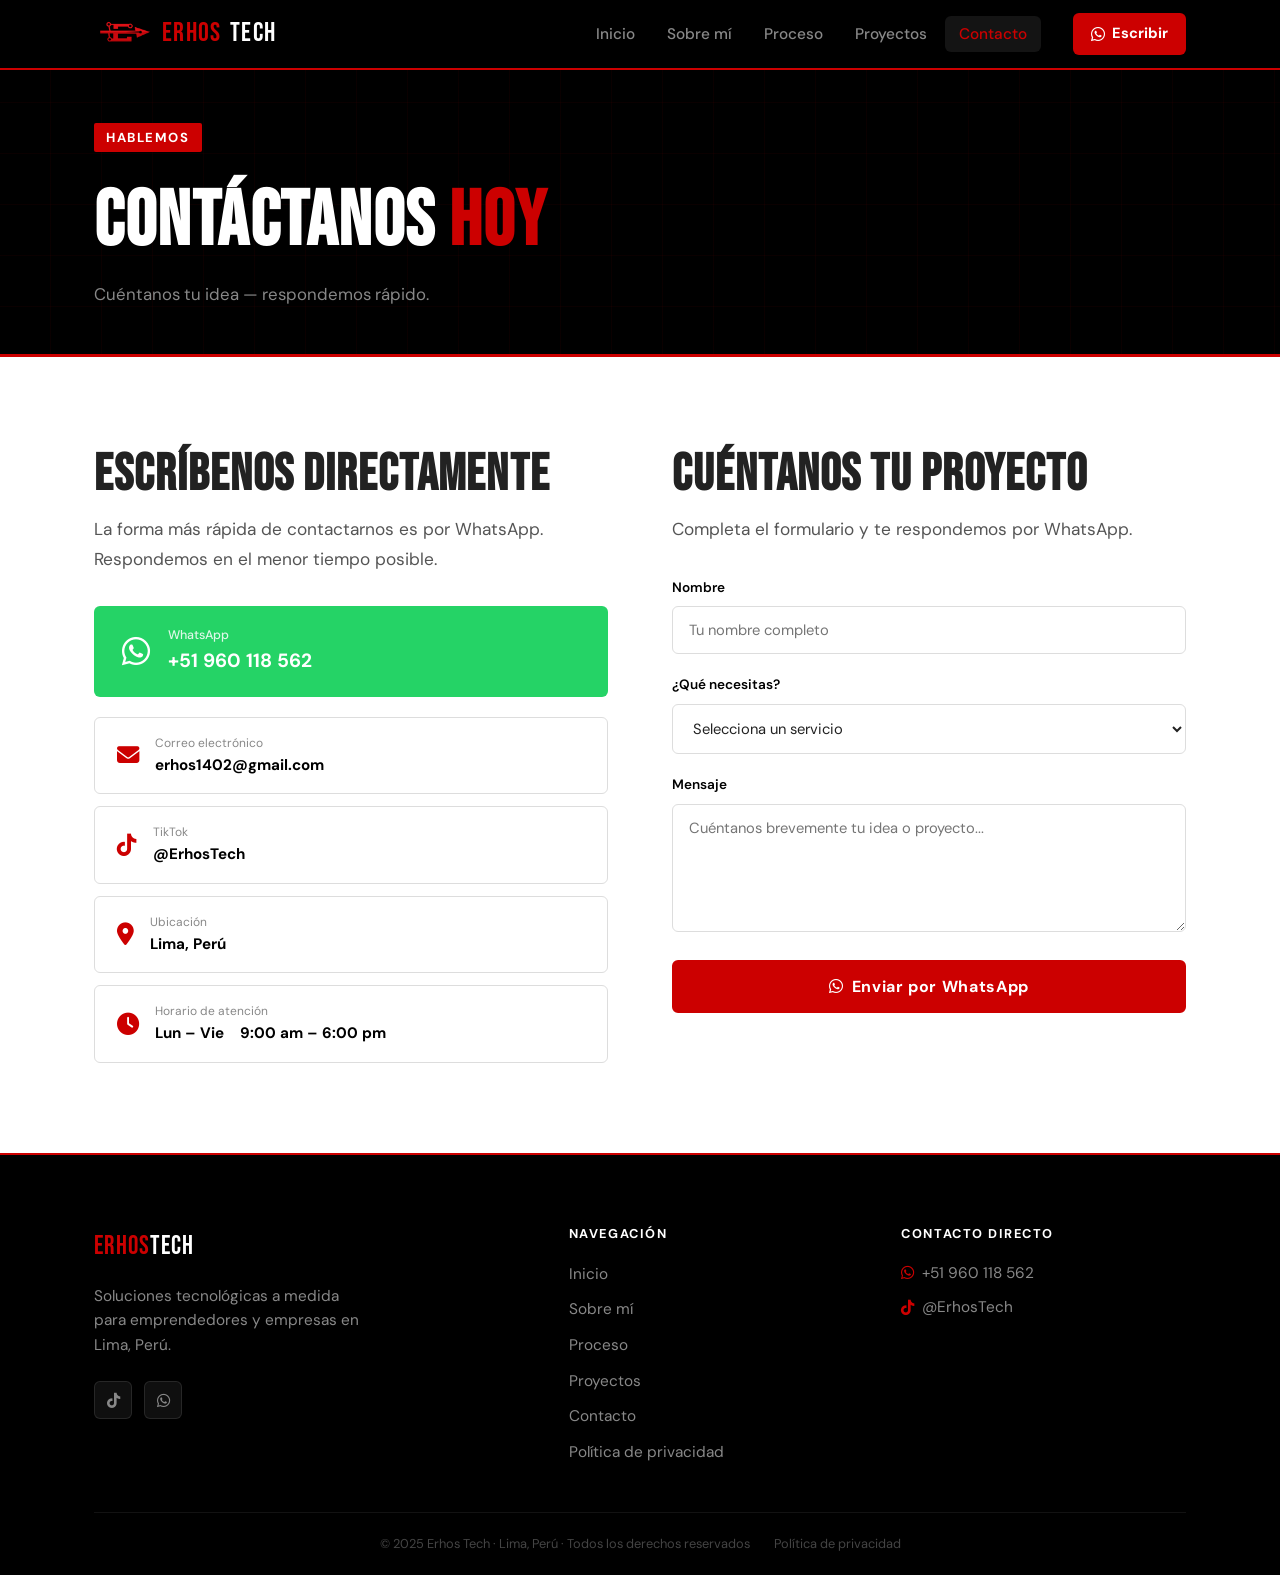
<file: contacto.html>
<!DOCTYPE html>
<html lang="es">
<head>
  <meta charset="UTF-8" />
  <meta name="viewport" content="width=device-width, initial-scale=1.0" />
  <meta name="description" content="Contáctanos por WhatsApp o formulario. En Erhos Tech respondemos rápido y la primera orientación es completamente gratis." />
  <title>Contacto — Erhos Tech</title>
  <link rel="stylesheet" href="styles.css" />
  <link href="https://fonts.googleapis.com/css2?family=Bebas+Neue&family=DM+Sans:wght@300;400;500;700&display=swap" rel="stylesheet" />
  <link rel="stylesheet" href="https://cdnjs.cloudflare.com/ajax/libs/font-awesome/6.5.0/css/all.min.css" />
</head>
<body>

  <header id="header">
    <nav class="nav-container">
      <a href="/" class="logo">
        <img src="img/logo.png" alt="Erhos logo" class="logo-img">
        <span class="logo-red">ERHOS</span><span class="logo-white">TECH</span>
      </a>
      <ul class="nav-links" id="navLinks">
        <li><a href="/" class="nav-link">Inicio</a></li>
        <li><a href="sobre-mi" class="nav-link">Sobre mí</a></li>
        <li><a href="proceso" class="nav-link">Proceso</a></li>
        <li><a href="proyectos" class="nav-link">Proyectos</a></li>
        <li><a href="contacto" class="nav-link active">Contacto</a></li>
      </ul>
      <a href="https://wa.me/51960118562" target="_blank" class="btn-whatsapp">
        <i class="fab fa-whatsapp"></i> Escribir
      </a>
      <button class="hamburger" id="hamburger" aria-label="Menú">
        <span></span><span></span><span></span>
      </button>
    </nav>
  </header>

  <main>

    <section class="page-hero">
      <div class="container">
        <span class="section-tag">Hablemos</span>
        <h1>Contáctanos <em>hoy</em></h1>
        <p>Cuéntanos tu idea — respondemos rápido.</p>
      </div>
    </section>

    <section class="contacto-section">
      <div class="container">
        <div class="contacto-grid">

          <!-- DATOS DE CONTACTO -->
          <div class="contacto-info">
            <h2>Escríbenos directamente</h2>
            <p>La forma más rápida de contactarnos es por WhatsApp. Respondemos en el menor tiempo posible.</p>

            <a href="https://wa.me/51960118562?text=Hola%2C%20quiero%20m%C3%A1s%20informaci%C3%B3n%20sobre%20sus%20servicios" target="_blank" class="whatsapp-big">
              <i class="fab fa-whatsapp"></i>
              <div>
                <span>WhatsApp</span>
                <strong>+51 960 118 562</strong>
              </div>
            </a>

            <div class="social-links-grid">
              <a href="mailto:erhos1402@gmail.com" class="social-link-card">
                <i class="fas fa-envelope"></i>
                <div>
                  <span>Correo electrónico</span>
                  <strong>erhos1402@gmail.com</strong>
                </div>
              </a>
              <a href="https://www.tiktok.com/@erhostech" target="_blank" class="social-link-card">
                <i class="fab fa-tiktok"></i>
                <div>
                  <span>TikTok</span>
                  <strong>@ErhosTech</strong>
                </div>
              </a>
              <div class="social-link-card">
                <i class="fas fa-map-marker-alt"></i>
                <div>
                  <span>Ubicación</span>
                  <strong>Lima, Perú</strong>
                </div>
              </div>
              <div class="social-link-card">
                <i class="fas fa-clock"></i>
                <div>
                  <span>Horario de atención</span>
                  <strong>Lun – Vie &nbsp;&nbsp; 9:00 am – 6:00 pm</strong>
                </div>
              </div>
            </div>
          </div>

          <!-- FORMULARIO -->
          <div class="contacto-form">
            <h2>Cuéntanos tu proyecto</h2>
            <p>Completa el formulario y te respondemos por WhatsApp.</p>

            <div class="form-group">
              <label for="nombre">Nombre</label>
              <input type="text" id="nombre" placeholder="Tu nombre completo" />
            </div>
            <div class="form-group">
              <label for="servicio">¿Qué necesitas?</label>
              <select id="servicio">
                <option value="">Selecciona un servicio</option>
                <option>Página web / Landing page</option>
                <option>Software a medida</option>
                <option>Automatización de procesos</option>
                <option>Consultoría gratuita</option>
                <option>Otro</option>
              </select>
            </div>
            <div class="form-group">
              <label for="mensaje">Mensaje</label>
              <textarea id="mensaje" rows="5" placeholder="Cuéntanos brevemente tu idea o proyecto..."></textarea>
            </div>
            <button class="btn-primary btn-full" id="sendBtn" type="button">
              <i class="fab fa-whatsapp"></i> Enviar por WhatsApp
            </button>
          </div>

        </div>
      </div>
    </section>

  </main>

  <footer class="footer">
    <div class="container">
      <div class="footer-grid">
        <div class="footer-brand">
          <span class="logo"><span class="logo-red">ERHOS</span><span class="logo-white">TECH</span></span>
          <p>Soluciones tecnológicas a medida para emprendedores y empresas en Lima, Perú.</p>
          <div class="footer-socials">
            <a href="https://www.tiktok.com/@erhostech" target="_blank" aria-label="TikTok"><i class="fab fa-tiktok"></i></a>
            <a href="https://wa.me/51960118562" target="_blank" aria-label="WhatsApp"><i class="fab fa-whatsapp"></i></a>
          </div>
        </div>
        <div class="footer-links">
          <h4>Navegación</h4>
          <ul>
            <li><a href="/">Inicio</a></li>
            <li><a href="sobre-mi">Sobre mí</a></li>
            <li><a href="proceso">Proceso</a></li>
            <li><a href="proyectos">Proyectos</a></li>
            <li><a href="contacto">Contacto</a></li>
            <li><a href="politica-privacidad">Política de privacidad</a></li>
          </ul>
        </div>
        <div class="footer-contact">
          <h4>Contacto directo</h4>
          <a href="https://wa.me/51960118562" target="_blank"><i class="fab fa-whatsapp"></i> +51 960 118 562</a>
          <a href="https://www.tiktok.com/@erhostech" target="_blank"><i class="fab fa-tiktok"></i> @ErhosTech</a>
        </div>
      </div>
      <div class="footer-bottom">
        <p>© 2025 Erhos Tech · Lima, Perú · Todos los derechos reservados</p>
        <a href="politica-privacidad">Política de privacidad</a>
      </div>
    </div>
  </footer>

  <script src="main.js"></script>
</body>
</html>
</file>
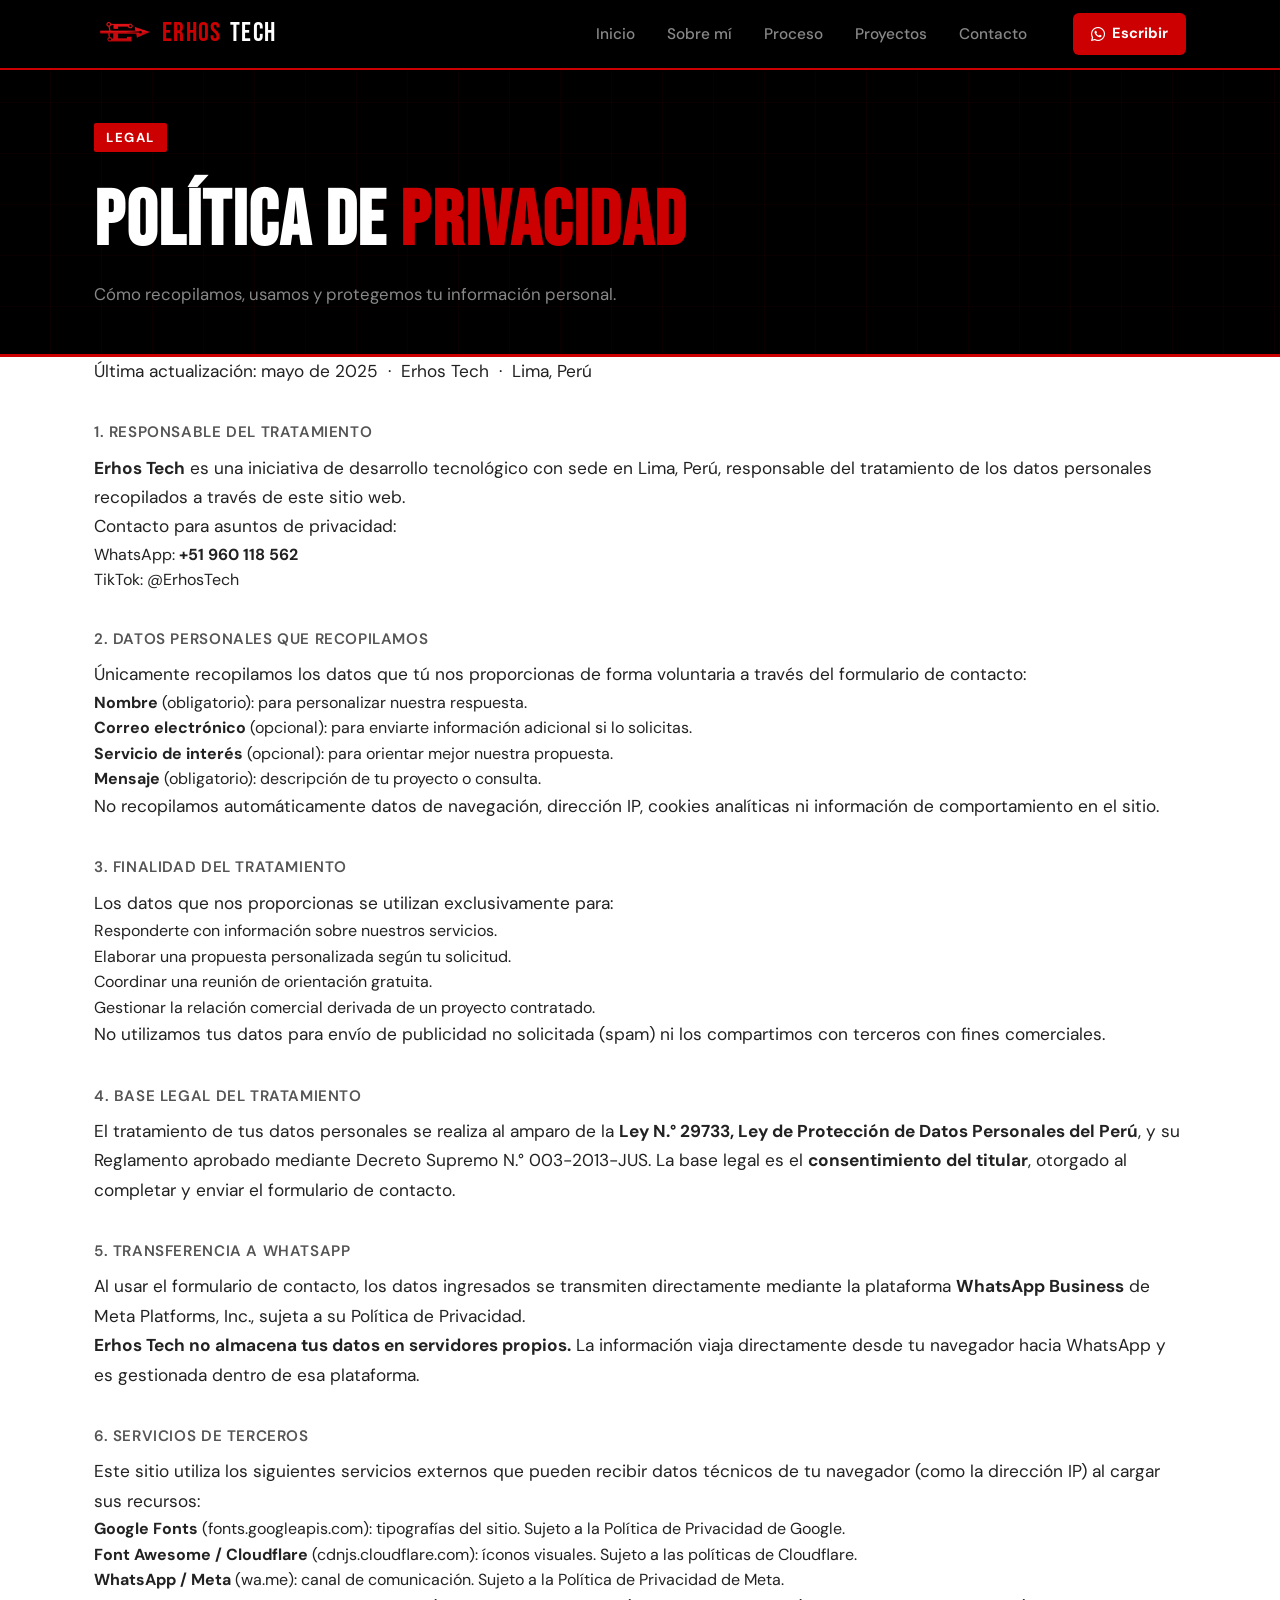
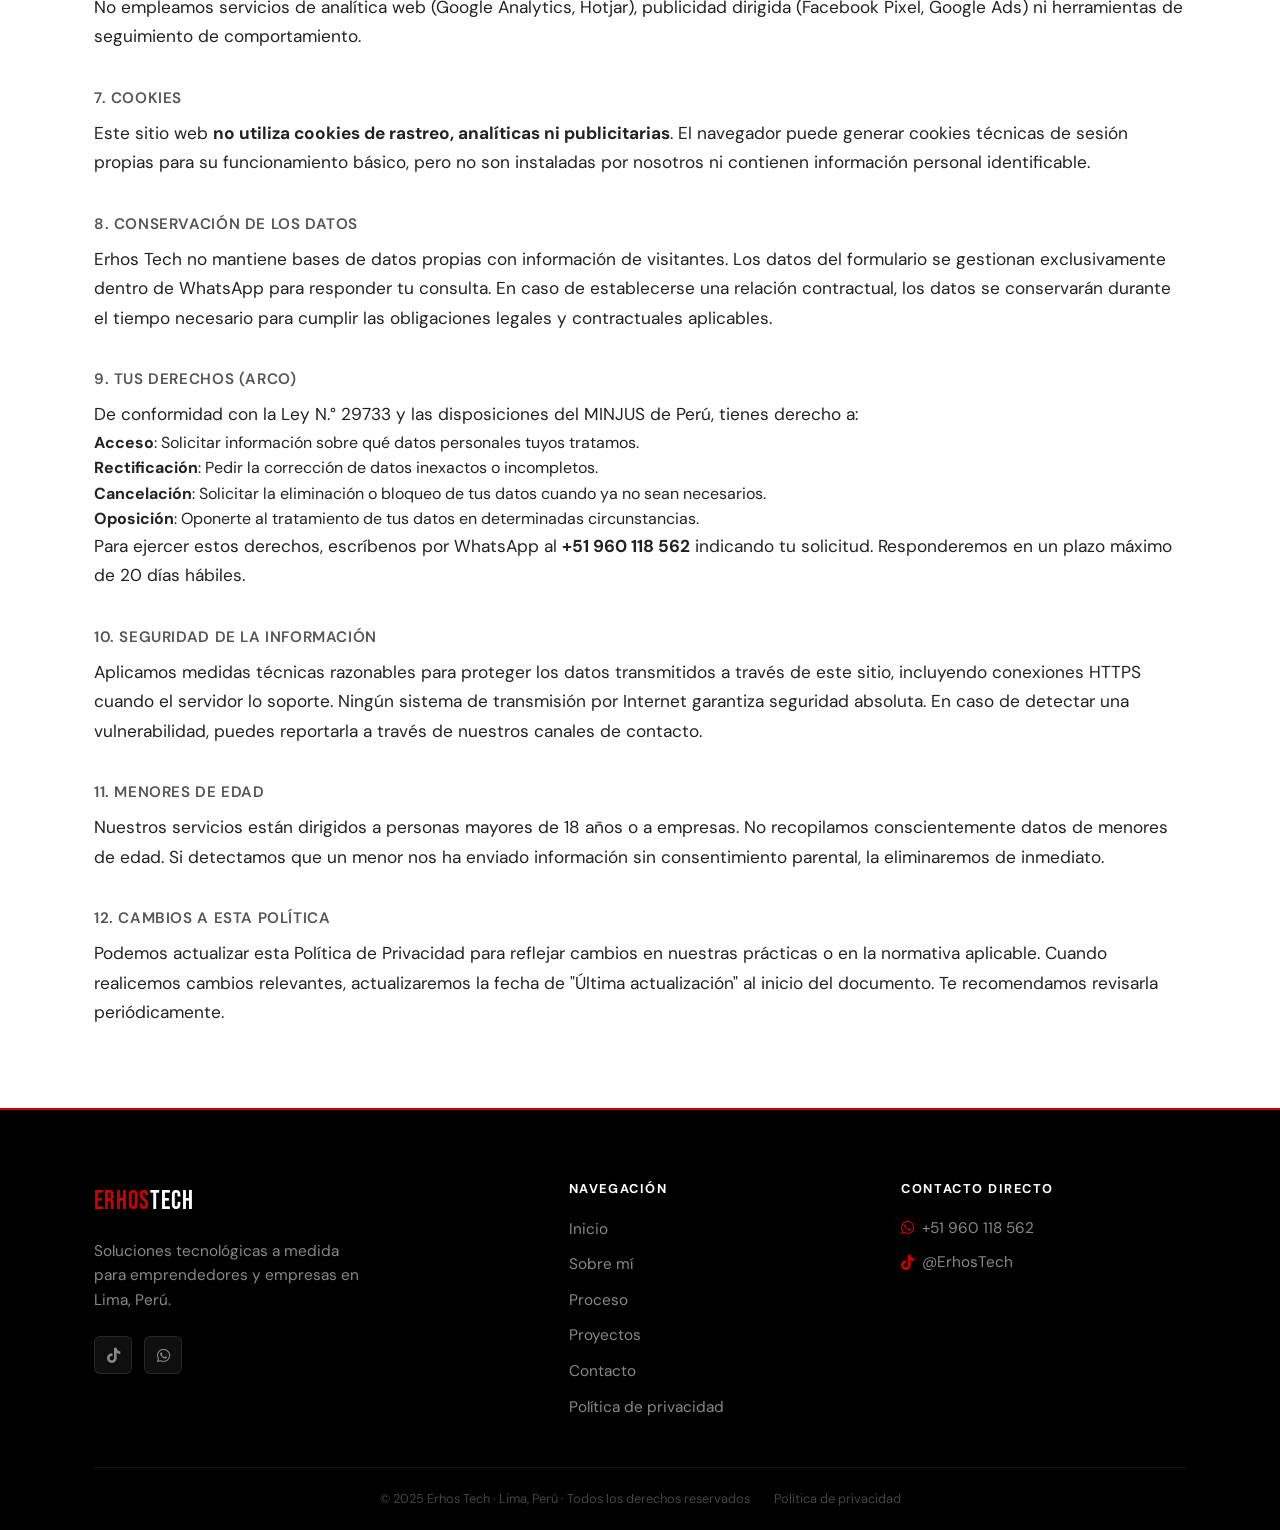
<file: politica-privacidad.html>
<!DOCTYPE html>
<html lang="es">
<head>
  <meta charset="UTF-8" />
  <meta name="viewport" content="width=device-width, initial-scale=1.0" />
  <title>Política de Privacidad — Erhos Tech</title>
  <meta name="description" content="Política de privacidad de Erhos Tech. Conoce cómo recopilamos, usamos y protegemos tus datos personales conforme a la Ley N.° 29733 de Perú." />
  <meta name="robots" content="noindex, follow" />
  <link rel="stylesheet" href="styles.css" />
  <link href="https://fonts.googleapis.com/css2?family=Bebas+Neue&family=DM+Sans:wght@300;400;500;700&display=swap" rel="stylesheet" />
  <link rel="stylesheet" href="https://cdnjs.cloudflare.com/ajax/libs/font-awesome/6.5.0/css/all.min.css" />
</head>
<body>

  <header id="header">
    <nav class="nav-container">
      <a href="/" class="logo">
        <img src="img/logo.png" alt="Erhos logo" class="logo-img">
        <span class="logo-red">ERHOS</span><span class="logo-white">TECH</span>
      </a>
      <ul class="nav-links" id="navLinks">
        <li><a href="/" class="nav-link">Inicio</a></li>
        <li><a href="sobre-mi" class="nav-link">Sobre mí</a></li>
        <li><a href="proceso" class="nav-link">Proceso</a></li>
        <li><a href="proyectos" class="nav-link">Proyectos</a></li>
        <li><a href="contacto" class="nav-link">Contacto</a></li>
      </ul>
      <a href="https://wa.me/51960118562" target="_blank" rel="noopener noreferrer" class="btn-whatsapp">
        <i class="fab fa-whatsapp"></i> Escribir
      </a>
      <button class="hamburger" id="hamburger" aria-label="Menú">
        <span></span><span></span><span></span>
      </button>
    </nav>
  </header>

  <main>

    <section class="page-hero">
      <div class="container">
        <span class="section-tag">Legal</span>
        <h1>Política de <em>privacidad</em></h1>
        <p>Cómo recopilamos, usamos y protegemos tu información personal.</p>
      </div>
    </section>

    <section class="legal-section">
      <div class="container">

        <p class="legal-meta">Última actualización: mayo de 2025 &nbsp;·&nbsp; Erhos Tech &nbsp;·&nbsp; Lima, Perú</p>

        <h2>1. Responsable del tratamiento</h2>
        <p><strong>Erhos Tech</strong> es una iniciativa de desarrollo tecnológico con sede en Lima, Perú, responsable del tratamiento de los datos personales recopilados a través de este sitio web.</p>
        <p>Contacto para asuntos de privacidad:</p>
        <ul>
          <li>WhatsApp: <strong>+51 960 118 562</strong></li>
          <li>TikTok: <a href="https://www.tiktok.com/@erhostech" target="_blank" rel="noopener noreferrer">@ErhosTech</a></li>
        </ul>

        <h2>2. Datos personales que recopilamos</h2>
        <p>Únicamente recopilamos los datos que tú nos proporcionas de forma voluntaria a través del formulario de contacto:</p>
        <ul>
          <li><strong>Nombre</strong> (obligatorio): para personalizar nuestra respuesta.</li>
          <li><strong>Correo electrónico</strong> (opcional): para enviarte información adicional si lo solicitas.</li>
          <li><strong>Servicio de interés</strong> (opcional): para orientar mejor nuestra propuesta.</li>
          <li><strong>Mensaje</strong> (obligatorio): descripción de tu proyecto o consulta.</li>
        </ul>
        <p>No recopilamos automáticamente datos de navegación, dirección IP, cookies analíticas ni información de comportamiento en el sitio.</p>

        <h2>3. Finalidad del tratamiento</h2>
        <p>Los datos que nos proporcionas se utilizan exclusivamente para:</p>
        <ul>
          <li>Responderte con información sobre nuestros servicios.</li>
          <li>Elaborar una propuesta personalizada según tu solicitud.</li>
          <li>Coordinar una reunión de orientación gratuita.</li>
          <li>Gestionar la relación comercial derivada de un proyecto contratado.</li>
        </ul>
        <p>No utilizamos tus datos para envío de publicidad no solicitada (spam) ni los compartimos con terceros con fines comerciales.</p>

        <h2>4. Base legal del tratamiento</h2>
        <p>El tratamiento de tus datos personales se realiza al amparo de la <strong>Ley N.° 29733, Ley de Protección de Datos Personales del Perú</strong>, y su Reglamento aprobado mediante Decreto Supremo N.° 003-2013-JUS. La base legal es el <strong>consentimiento del titular</strong>, otorgado al completar y enviar el formulario de contacto.</p>

        <h2>5. Transferencia a WhatsApp</h2>
        <p>Al usar el formulario de contacto, los datos ingresados se transmiten directamente mediante la plataforma <strong>WhatsApp Business</strong> de Meta Platforms, Inc., sujeta a su <a href="https://www.whatsapp.com/legal/privacy-policy" target="_blank" rel="noopener noreferrer">Política de Privacidad</a>.</p>
        <p><strong>Erhos Tech no almacena tus datos en servidores propios.</strong> La información viaja directamente desde tu navegador hacia WhatsApp y es gestionada dentro de esa plataforma.</p>

        <h2>6. Servicios de terceros</h2>
        <p>Este sitio utiliza los siguientes servicios externos que pueden recibir datos técnicos de tu navegador (como la dirección IP) al cargar sus recursos:</p>
        <ul>
          <li><strong>Google Fonts</strong> (fonts.googleapis.com): tipografías del sitio. Sujeto a la <a href="https://policies.google.com/privacy" target="_blank" rel="noopener noreferrer">Política de Privacidad de Google</a>.</li>
          <li><strong>Font Awesome / Cloudflare</strong> (cdnjs.cloudflare.com): íconos visuales. Sujeto a las <a href="https://www.cloudflare.com/privacypolicy/" target="_blank" rel="noopener noreferrer">políticas de Cloudflare</a>.</li>
          <li><strong>WhatsApp / Meta</strong> (wa.me): canal de comunicación. Sujeto a la <a href="https://www.whatsapp.com/legal/privacy-policy" target="_blank" rel="noopener noreferrer">Política de Privacidad de Meta</a>.</li>
        </ul>
        <p>No empleamos servicios de analítica web (Google Analytics, Hotjar), publicidad dirigida (Facebook Pixel, Google Ads) ni herramientas de seguimiento de comportamiento.</p>

        <h2>7. Cookies</h2>
        <p>Este sitio web <strong>no utiliza cookies de rastreo, analíticas ni publicitarias</strong>. El navegador puede generar cookies técnicas de sesión propias para su funcionamiento básico, pero no son instaladas por nosotros ni contienen información personal identificable.</p>

        <h2>8. Conservación de los datos</h2>
        <p>Erhos Tech no mantiene bases de datos propias con información de visitantes. Los datos del formulario se gestionan exclusivamente dentro de WhatsApp para responder tu consulta. En caso de establecerse una relación contractual, los datos se conservarán durante el tiempo necesario para cumplir las obligaciones legales y contractuales aplicables.</p>

        <h2>9. Tus derechos (ARCO)</h2>
        <p>De conformidad con la Ley N.° 29733 y las disposiciones del MINJUS de Perú, tienes derecho a:</p>
        <ul>
          <li><strong>Acceso</strong>: Solicitar información sobre qué datos personales tuyos tratamos.</li>
          <li><strong>Rectificación</strong>: Pedir la corrección de datos inexactos o incompletos.</li>
          <li><strong>Cancelación</strong>: Solicitar la eliminación o bloqueo de tus datos cuando ya no sean necesarios.</li>
          <li><strong>Oposición</strong>: Oponerte al tratamiento de tus datos en determinadas circunstancias.</li>
        </ul>
        <p>Para ejercer estos derechos, escríbenos por WhatsApp al <strong>+51 960 118 562</strong> indicando tu solicitud. Responderemos en un plazo máximo de 20 días hábiles.</p>

        <h2>10. Seguridad de la información</h2>
        <p>Aplicamos medidas técnicas razonables para proteger los datos transmitidos a través de este sitio, incluyendo conexiones HTTPS cuando el servidor lo soporte. Ningún sistema de transmisión por Internet garantiza seguridad absoluta. En caso de detectar una vulnerabilidad, puedes reportarla a través de nuestros canales de contacto.</p>

        <h2>11. Menores de edad</h2>
        <p>Nuestros servicios están dirigidos a personas mayores de 18 años o a empresas. No recopilamos conscientemente datos de menores de edad. Si detectamos que un menor nos ha enviado información sin consentimiento parental, la eliminaremos de inmediato.</p>

        <h2>12. Cambios a esta política</h2>
        <p>Podemos actualizar esta Política de Privacidad para reflejar cambios en nuestras prácticas o en la normativa aplicable. Cuando realicemos cambios relevantes, actualizaremos la fecha de "Última actualización" al inicio del documento. Te recomendamos revisarla periódicamente.</p>

      </div>
    </section>

  </main>

  <footer class="footer">
    <div class="container">
      <div class="footer-grid">
        <div class="footer-brand">
          <span class="logo"><span class="logo-red">ERHOS</span><span class="logo-white">TECH</span></span>
          <p>Soluciones tecnológicas a medida para emprendedores y empresas en Lima, Perú.</p>
          <div class="footer-socials">
            <a href="https://www.tiktok.com/@erhostech" target="_blank" rel="noopener noreferrer" aria-label="TikTok"><i class="fab fa-tiktok"></i></a>
            <a href="https://wa.me/51960118562" target="_blank" rel="noopener noreferrer" aria-label="WhatsApp"><i class="fab fa-whatsapp"></i></a>
          </div>
        </div>
        <div class="footer-links">
          <h4>Navegación</h4>
          <ul>
            <li><a href="/">Inicio</a></li>
            <li><a href="sobre-mi">Sobre mí</a></li>
            <li><a href="proceso">Proceso</a></li>
            <li><a href="proyectos">Proyectos</a></li>
            <li><a href="contacto">Contacto</a></li>
            <li><a href="politica-privacidad">Política de privacidad</a></li>
          </ul>
        </div>
        <div class="footer-contact">
          <h4>Contacto directo</h4>
          <a href="https://wa.me/51960118562" target="_blank"><i class="fab fa-whatsapp"></i> +51 960 118 562</a>
          <a href="https://www.tiktok.com/@erhostech" target="_blank"><i class="fab fa-tiktok"></i> @ErhosTech</a>
        </div>
      </div>
      <div class="footer-bottom">
        <p>© 2025 Erhos Tech · Lima, Perú · Todos los derechos reservados</p>
        <a href="politica-privacidad">Política de privacidad</a>
      </div>
    </div>
  </footer>

  <script src="main.js" defer></script>
</body>
</html>
</file>
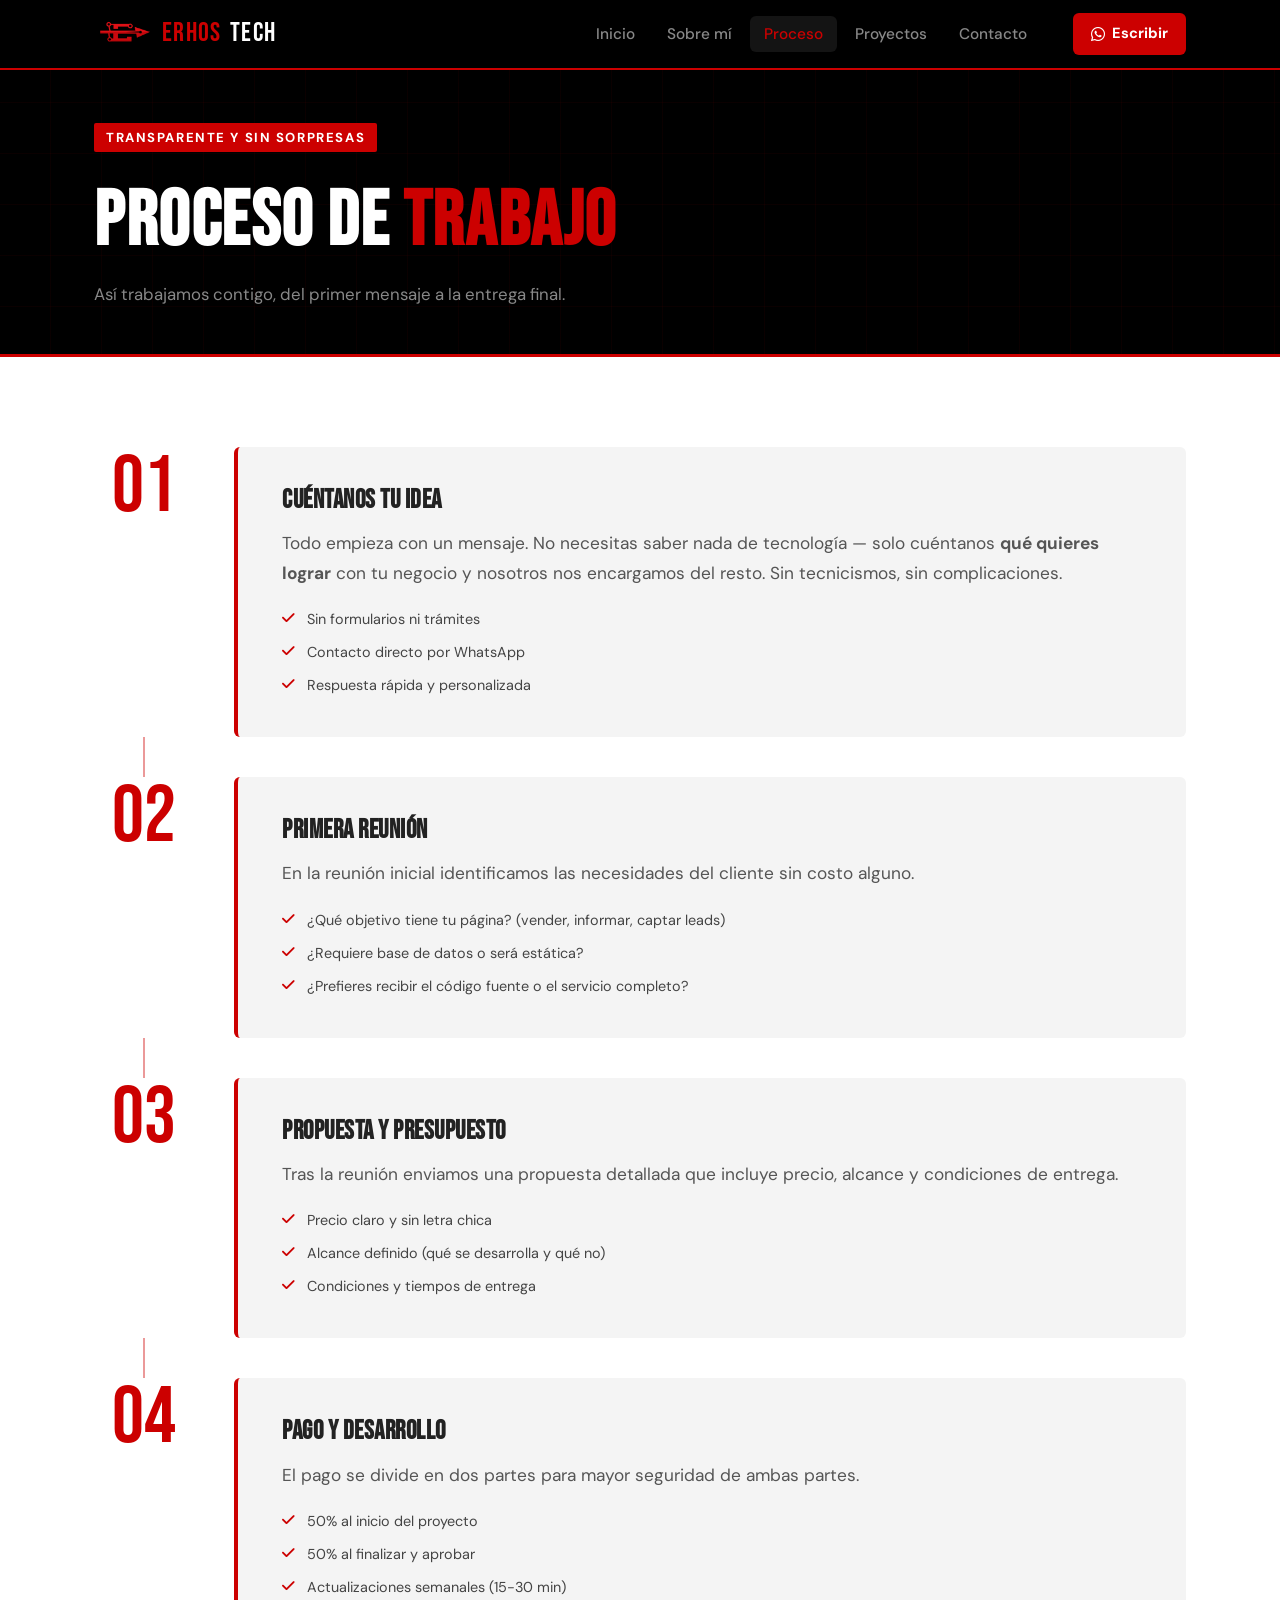
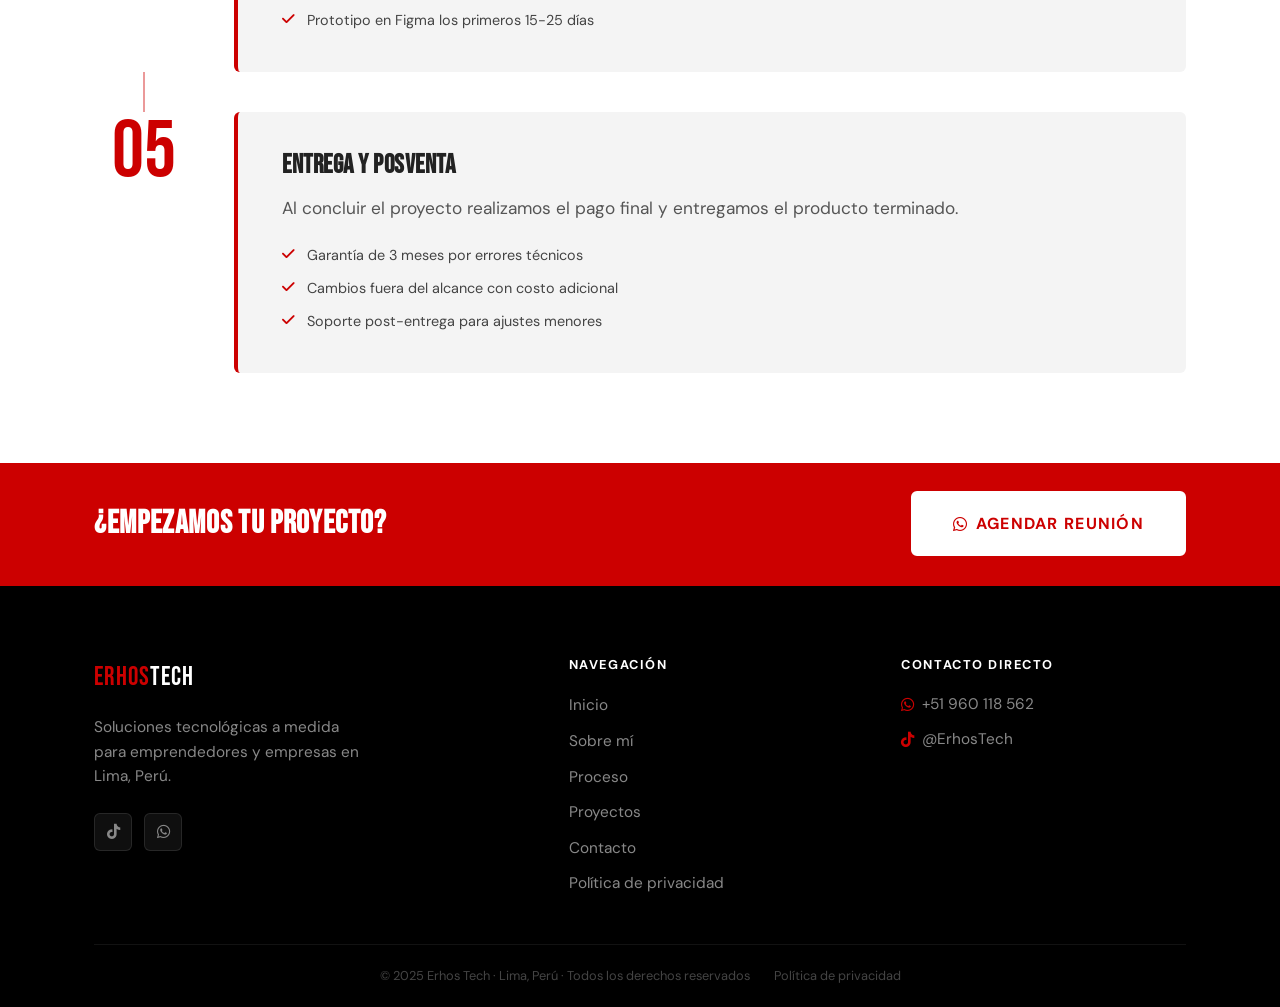
<file: proceso.html>
<!DOCTYPE html>
<html lang="es">
<head>
  <meta charset="UTF-8" />
  <meta name="viewport" content="width=device-width, initial-scale=1.0" />
  <meta name="description" content="Así trabajamos en Erhos Tech: desde la primera reunión gratuita hasta la entrega final con garantía de 3 meses. Sin sorpresas." />
  <title>Proceso de Trabajo — Erhos Tech</title>
  <link rel="stylesheet" href="styles.css" />
  <link href="https://fonts.googleapis.com/css2?family=Bebas+Neue&family=DM+Sans:wght@300;400;500;700&display=swap" rel="stylesheet" />
  <link rel="stylesheet" href="https://cdnjs.cloudflare.com/ajax/libs/font-awesome/6.5.0/css/all.min.css" />
</head>
<body>

  <header id="header">
    <nav class="nav-container">
      <a href="/" class="logo">
        <img src="img/logo.png" alt="Erhos logo" class="logo-img">
        <span class="logo-red">ERHOS</span><span class="logo-white">TECH</span>
      </a>
      <ul class="nav-links" id="navLinks">
        <li><a href="/" class="nav-link">Inicio</a></li>
        <li><a href="sobre-mi" class="nav-link">Sobre mí</a></li>
        <li><a href="proceso" class="nav-link active">Proceso</a></li>
        <li><a href="proyectos" class="nav-link">Proyectos</a></li>
        <li><a href="contacto" class="nav-link">Contacto</a></li>
      </ul>
      <a href="https://wa.me/51960118562" target="_blank" class="btn-whatsapp">
        <i class="fab fa-whatsapp"></i> Escribir
      </a>
      <button class="hamburger" id="hamburger" aria-label="Menú">
        <span></span><span></span><span></span>
      </button>
    </nav>
  </header>

  <main>

    <section class="page-hero">
      <div class="container">
        <span class="section-tag">Transparente y sin sorpresas</span>
        <h1>Proceso de <em>trabajo</em></h1>
        <p>Así trabajamos contigo, del primer mensaje a la entrega final.</p>
      </div>
    </section>

    <section class="proceso-section">
      <div class="container">

        <div class="proceso-step">
          <div class="proceso-num">01</div>
          <div class="proceso-body">
            <h3>Cuéntanos tu idea</h3>
            <p>Todo empieza con un mensaje. No necesitas saber nada de tecnología — solo cuéntanos <strong>qué quieres lograr</strong> con tu negocio y nosotros nos encargamos del resto. Sin tecnicismos, sin complicaciones.</p>
            <ul class="proceso-list">
              <li><i class="fas fa-check"></i> Sin formularios ni trámites</li>
              <li><i class="fas fa-check"></i> Contacto directo por WhatsApp</li>
              <li><i class="fas fa-check"></i> Respuesta rápida y personalizada</li>
            </ul>
          </div>
        </div>

        <div class="proceso-connector"></div>

        <div class="proceso-step">
          <div class="proceso-num">02</div>
          <div class="proceso-body">
            <h3>Primera reunión</h3>
            <p>En la reunión inicial identificamos las necesidades del cliente sin costo alguno.</p>
            <ul class="proceso-list">
              <li><i class="fas fa-check"></i> ¿Qué objetivo tiene tu página? (vender, informar, captar leads)</li>
              <li><i class="fas fa-check"></i> ¿Requiere base de datos o será estática?</li>
              <li><i class="fas fa-check"></i> ¿Prefieres recibir el código fuente o el servicio completo?</li>
            </ul>
          </div>
        </div>

        <div class="proceso-connector"></div>

        <div class="proceso-step">
          <div class="proceso-num">03</div>
          <div class="proceso-body">
            <h3>Propuesta y presupuesto</h3>
            <p>Tras la reunión enviamos una propuesta detallada que incluye precio, alcance y condiciones de entrega.</p>
            <ul class="proceso-list">
              <li><i class="fas fa-check"></i> Precio claro y sin letra chica</li>
              <li><i class="fas fa-check"></i> Alcance definido (qué se desarrolla y qué no)</li>
              <li><i class="fas fa-check"></i> Condiciones y tiempos de entrega</li>
            </ul>
          </div>
        </div>

        <div class="proceso-connector"></div>

        <div class="proceso-step">
          <div class="proceso-num">04</div>
          <div class="proceso-body">
            <h3>Pago y desarrollo</h3>
            <p>El pago se divide en dos partes para mayor seguridad de ambas partes.</p>
            <ul class="proceso-list">
              <li><i class="fas fa-check"></i> 50% al inicio del proyecto</li>
              <li><i class="fas fa-check"></i> 50% al finalizar y aprobar</li>
              <li><i class="fas fa-check"></i> Actualizaciones semanales (15-30 min)</li>
              <li><i class="fas fa-check"></i> Prototipo en Figma los primeros 15-25 días</li>
            </ul>
          </div>
        </div>

        <div class="proceso-connector"></div>

        <div class="proceso-step">
          <div class="proceso-num">05</div>
          <div class="proceso-body">
            <h3>Entrega y posventa</h3>
            <p>Al concluir el proyecto realizamos el pago final y entregamos el producto terminado.</p>
            <ul class="proceso-list">
              <li><i class="fas fa-check"></i> Garantía de 3 meses por errores técnicos</li>
              <li><i class="fas fa-check"></i> Cambios fuera del alcance con costo adicional</li>
              <li><i class="fas fa-check"></i> Soporte post-entrega para ajustes menores</li>
            </ul>
          </div>
        </div>

      </div>
    </section>

    <section class="cta-final">
      <div class="container">
        <h2>¿Empezamos tu proyecto?</h2>
        <p>La primera reunión es completamente gratis y sin compromiso.</p>
        <a href="https://wa.me/51960118562" target="_blank" class="btn-primary btn-lg">
          <i class="fab fa-whatsapp"></i> Agendar reunión
        </a>
      </div>
    </section>

  </main>

  <footer class="footer">
    <div class="container">
      <div class="footer-grid">
        <div class="footer-brand">
          <span class="logo"><span class="logo-red">ERHOS</span><span class="logo-white">TECH</span></span>
          <p>Soluciones tecnológicas a medida para emprendedores y empresas en Lima, Perú.</p>
          <div class="footer-socials">
            <a href="https://www.tiktok.com/@erhostech" target="_blank" aria-label="TikTok"><i class="fab fa-tiktok"></i></a>
            <a href="https://wa.me/51960118562" target="_blank" aria-label="WhatsApp"><i class="fab fa-whatsapp"></i></a>
          </div>
        </div>
        <div class="footer-links">
          <h4>Navegación</h4>
          <ul>
            <li><a href="/">Inicio</a></li>
            <li><a href="sobre-mi">Sobre mí</a></li>
            <li><a href="proceso">Proceso</a></li>
            <li><a href="proyectos">Proyectos</a></li>
            <li><a href="contacto">Contacto</a></li>
            <li><a href="politica-privacidad">Política de privacidad</a></li>
          </ul>
        </div>
        <div class="footer-contact">
          <h4>Contacto directo</h4>
          <a href="https://wa.me/51960118562" target="_blank"><i class="fab fa-whatsapp"></i> +51 960 118 562</a>
          <a href="https://www.tiktok.com/@erhostech" target="_blank"><i class="fab fa-tiktok"></i> @ErhosTech</a>
        </div>
      </div>
      <div class="footer-bottom">
        <p>© 2025 Erhos Tech · Lima, Perú · Todos los derechos reservados</p>
        <a href="politica-privacidad">Política de privacidad</a>
      </div>
    </div>
  </footer>

  <script src="main.js"></script>
</body>
</html>
</file>
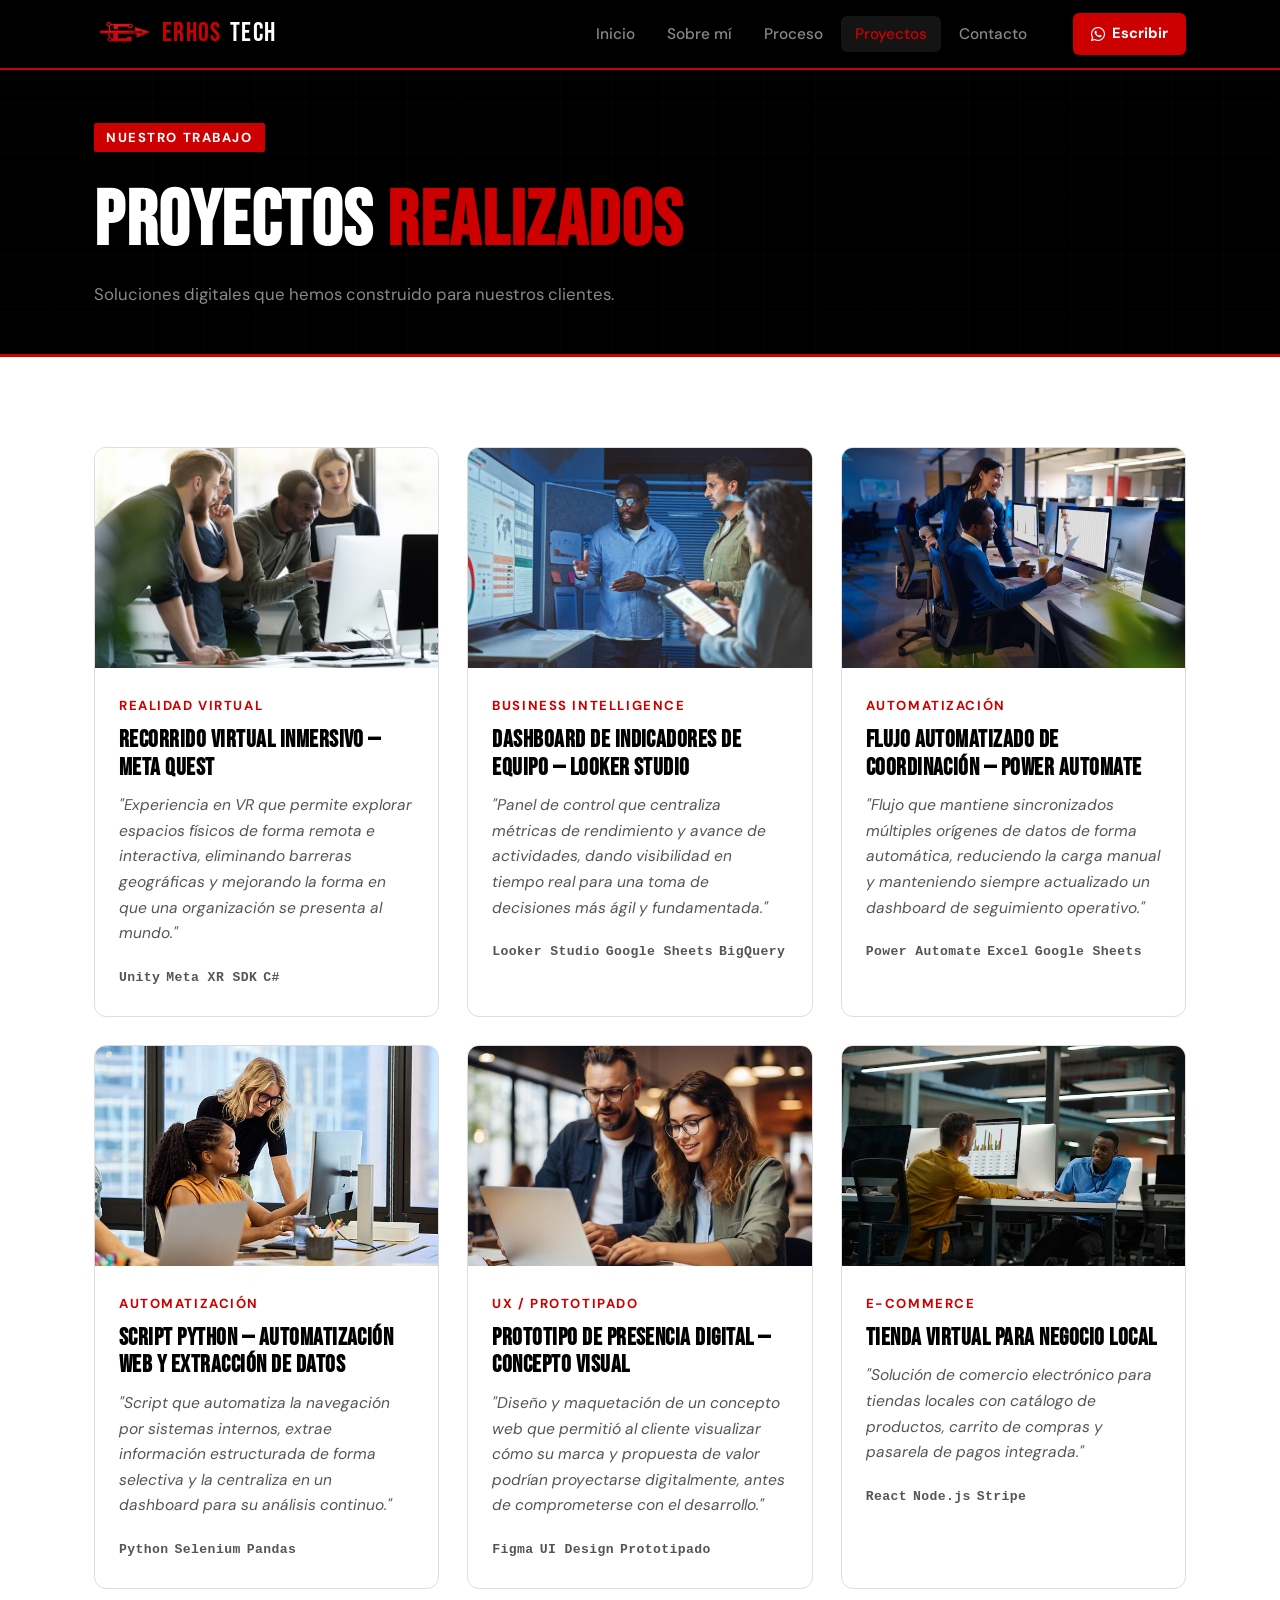
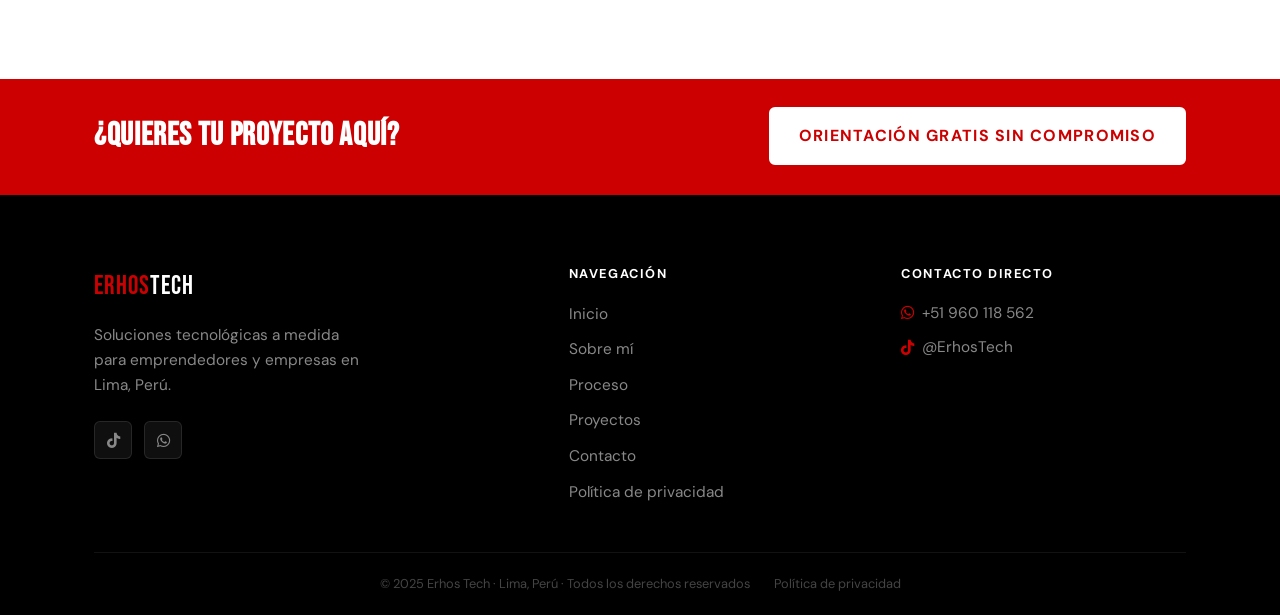
<file: proyectos.html>
<!DOCTYPE html>
<html lang="es">
<head>
  <meta charset="UTF-8" />
  <meta name="viewport" content="width=device-width, initial-scale=1.0" />
  <meta name="description" content="Proyectos reales de Erhos Tech: páginas web, automatización, dashboards y software a medida para empresas y emprendedores en Perú." />
  <title>Proyectos — Erhos Tech</title>
  <link rel="stylesheet" href="styles.css" />
  <link href="https://fonts.googleapis.com/css2?family=Bebas+Neue&family=DM+Sans:wght@300;400;500;700&display=swap" rel="stylesheet" />
  <link rel="stylesheet" href="https://cdnjs.cloudflare.com/ajax/libs/font-awesome/6.5.0/css/all.min.css" />
</head>
<body>

  <header id="header">
    <nav class="nav-container">
      <a href="/" class="logo">
        <img src="img/logo.png" alt="Erhos logo" class="logo-img">
        <span class="logo-red">ERHOS</span><span class="logo-white">TECH</span>
      </a>
      <ul class="nav-links" id="navLinks">
        <li><a href="/" class="nav-link">Inicio</a></li>
        <li><a href="sobre-mi" class="nav-link">Sobre mí</a></li>
        <li><a href="proceso" class="nav-link">Proceso</a></li>
        <li><a href="proyectos" class="nav-link active">Proyectos</a></li>
        <li><a href="contacto" class="nav-link">Contacto</a></li>
      </ul>
      <a href="https://wa.me/51960118562" target="_blank" class="btn-whatsapp">
        <i class="fab fa-whatsapp"></i> Escribir
      </a>
      <button class="hamburger" id="hamburger" aria-label="Menú">
        <span></span><span></span><span></span>
      </button>
    </nav>
  </header>

  <main>

    <section class="page-hero">
      <div class="container">
        <span class="section-tag">Nuestro trabajo</span>
        <h1>Proyectos <em>realizados</em></h1>
        <p>Soluciones digitales que hemos construido para nuestros clientes.</p>
      </div>
    </section>

    <section class="proyectos-section">
      <div class="container">

        <div class="proyectos-grid">

          <div class="proyecto-card">
            <div class="proyecto-img">
              <img src="img/P1_Economistas.jpg" alt="Recorrido virtual en Meta Quest" />
            </div>
            <div class="proyecto-info">
              <span class="proyecto-cat">Realidad Virtual</span>
              <h3>Recorrido Virtual Inmersivo — Meta Quest</h3>
              <p>"Experiencia en VR que permite explorar espacios físicos de forma remota e interactiva, eliminando barreras geográficas y mejorando la forma en que una organización se presenta al mundo."</p>
              <div class="proyecto-tags">
                <span></> Unity</span>
                <span></> Meta XR SDK</span>
                <span></> C#</span>
              </div>
            </div>
          </div>

          <div class="proyecto-card">
            <div class="proyecto-img">
              <img src="img/P2_Pronosticos.jpg" alt="Dashboard de indicadores en Looker Studio" />
            </div>
            <div class="proyecto-info">
              <span class="proyecto-cat">Business Intelligence</span>
              <h3>Dashboard de Indicadores de Equipo — Looker Studio</h3>
              <p>"Panel de control que centraliza métricas de rendimiento y avance de actividades, dando visibilidad en tiempo real para una toma de decisiones más ágil y fundamentada."</p>
              <div class="proyecto-tags">
                <span></> Looker Studio</span>
                <span></> Google Sheets</span>
                <span></> BigQuery</span>
              </div>
            </div>
          </div>

          <div class="proyecto-card">
            <div class="proyecto-img">
              <img src="img/P3_Educación.jpg" alt="Automatización de flujos con Power Automate" />
            </div>
            <div class="proyecto-info">
              <span class="proyecto-cat">Automatización</span>
              <h3>Flujo Automatizado de Coordinación — Power Automate</h3>
              <p>"Flujo que mantiene sincronizados múltiples orígenes de datos de forma automática, reduciendo la carga manual y manteniendo siempre actualizado un dashboard de seguimiento operativo."</p>
              <div class="proyecto-tags">
                <span></> Power Automate</span>
                <span></> Excel</span>
                <span></> Google Sheets</span>
              </div>
            </div>
          </div>

          <div class="proyecto-card">
            <div class="proyecto-img">
              <img src="img/P4_Hospital.jpg" alt="Script Python de automatización y extracción de datos" />
            </div>
            <div class="proyecto-info">
              <span class="proyecto-cat">Automatización</span>
              <h3>Script Python — Automatización Web y Extracción de Datos</h3>
              <p>"Script que automatiza la navegación por sistemas internos, extrae información estructurada de forma selectiva y la centraliza en un dashboard para su análisis continuo."</p>
              <div class="proyecto-tags">
                <span></> Python</span>
                <span></> Selenium</span>
                <span></> Pandas</span>
              </div>
            </div>
          </div>

          <div class="proyecto-card">
            <div class="proyecto-img">
              <img src="img/P5_Empreder.jpg" alt="Prototipo de presencia digital" />
            </div>
            <div class="proyecto-info">
              <span class="proyecto-cat">UX / Prototipado</span>
              <h3>Prototipo de Presencia Digital — Concepto Visual</h3>
              <p>"Diseño y maquetación de un concepto web que permitió al cliente visualizar cómo su marca y propuesta de valor podrían proyectarse digitalmente, antes de comprometerse con el desarrollo."</p>
              <div class="proyecto-tags">
                <span></> Figma</span>
                <span></> UI Design</span>
                <span></> Prototipado</span>
              </div>
            </div>
          </div>

          <div class="proyecto-card">
            <div class="proyecto-img">
              <img src="img/P6_Comercio.jpg" alt="Tienda virtual para negocio local" />
            </div>
            <div class="proyecto-info">
              <span class="proyecto-cat">E-Commerce</span>
              <h3>Tienda Virtual para Negocio Local</h3>
              <p>"Solución de comercio electrónico para tiendas locales con catálogo de productos, carrito de compras y pasarela de pagos integrada."</p>
              <div class="proyecto-tags">
                <span></> React</span>
                <span></> Node.js</span>
                <span></> Stripe</span>
              </div>
            </div>
          </div>

        </div>

      </div>
    </section>

    <section class="cta-final">
      <div class="container">
        <h2>¿Quieres tu proyecto aquí?</h2>
        <a href="https://wa.me/51960118562?text=Hola%2C%20quiero%20m%C3%A1s%20informaci%C3%B3n" target="_blank" class="btn-primary">
          Orientación gratis sin compromiso
        </a>
      </div>
    </section>

  </main>

  <footer class="footer">
    <div class="container">
      <div class="footer-grid">
        <div class="footer-brand">
          <span class="logo"><span class="logo-red">ERHOS</span><span class="logo-white">TECH</span></span>
          <p>Soluciones tecnológicas a medida para emprendedores y empresas en Lima, Perú.</p>
          <div class="footer-socials">
            <a href="https://www.tiktok.com/@erhostech" target="_blank" aria-label="TikTok"><i class="fab fa-tiktok"></i></a>
            <a href="https://wa.me/51960118562" target="_blank" aria-label="WhatsApp"><i class="fab fa-whatsapp"></i></a>
          </div>
        </div>
        <div class="footer-links">
          <h4>Navegación</h4>
          <ul>
            <li><a href="/">Inicio</a></li>
            <li><a href="sobre-mi">Sobre mí</a></li>
            <li><a href="proceso">Proceso</a></li>
            <li><a href="proyectos">Proyectos</a></li>
            <li><a href="contacto">Contacto</a></li>
            <li><a href="politica-privacidad">Política de privacidad</a></li>
          </ul>
        </div>
        <div class="footer-contact">
          <h4>Contacto directo</h4>
          <a href="https://wa.me/51960118562" target="_blank"><i class="fab fa-whatsapp"></i> +51 960 118 562</a>
          <a href="https://www.tiktok.com/@erhostech" target="_blank"><i class="fab fa-tiktok"></i> @ErhosTech</a>
        </div>
      </div>
      <div class="footer-bottom">
        <p>© 2025 Erhos Tech · Lima, Perú · Todos los derechos reservados</p>
        <a href="politica-privacidad">Política de privacidad</a>
      </div>
    </div>
  </footer>

  <script src="main.js"></script>
</body>
</html>
</file>
<file: styles.css>
/* ═══════════════════════════════════════════
   ERHOS TECHNOLOGY — styles.css
   Negro · Rojo · Blanco
═══════════════════════════════════════════ */

/* ── Variables ─────────────────────────── */
:root {
  --negro:   #000000;
  --rojo:    #CC0000;
  --rojo-dark: #990000;
  --blanco:  #FFFFFF;
  --gris1:   #F4F4F4;
  --gris2:   #DDDDDD;
  --gris3:   #888888;
  --texto:   #222222;
  --font-display: 'Bebas Neue', sans-serif;
  --font-body:    'DM Sans', sans-serif;
  --radius:  6px;
  --shadow:  0 4px 24px rgba(0,0,0,0.10);
  --transition: 0.25s ease;
}

/* ── Reset ─────────────────────────────── */
*, *::before, *::after { box-sizing: border-box; margin: 0; padding: 0; }
html { scroll-behavior: smooth; }

body {
  font-family: var(--font-body);
  color: var(--texto);
  background: var(--blanco);
  line-height: 1.6;
  overflow-x: hidden;
}

a { text-decoration: none; color: inherit; }
ul { list-style: none; }
img { max-width: 100%; display: block; }

/* ── Typography ─────────────────────────── */
h1, h2, h3, h4 {
  font-family: var(--font-display);
  letter-spacing: 0.02em;
  line-height: 1.1;
}

h1 { font-size: clamp(2.8rem, 6vw, 5.5rem); }
h2 { font-size: clamp(2rem, 4vw, 3.5rem); }
h3 { font-size: clamp(1.4rem, 2.5vw, 2rem); }

h1 em, h2 em { font-style: normal; color: var(--rojo); }

.legal-section {
  padding-bottom: 80px;
}

.legal-section h2 {
  font-family: var(--font-body);
  font-size: 0.95rem;
  font-weight: 600;
  letter-spacing: 0.04em;
  text-transform: uppercase;
  color: #555;
  margin: 36px 0 10px;
  line-height: 1.4;
}

p { line-height: 1.7; font-size: 1.08rem; }

/* ── Container ──────────────────────────── */
.container {
  max-width: 1140px;
  margin: 0 auto;
  padding: 0 24px;
}

/* ── Section tags ───────────────────────── */
.section-tag {
  display: inline-block;
  background: var(--rojo);
  color: var(--blanco);
  font-family: var(--font-body);
  font-size: 0.82rem;
  font-weight: 700;
  letter-spacing: 0.12em;
  text-transform: uppercase;
  padding: 4px 12px;
  border-radius: 2px;
  margin-bottom: 16px;
}

.section-header {
  text-align: center;
  margin-bottom: 60px;
}
.section-header h2 { margin-top: 12px; }
.section-header h2 strong {
  font-family: var(--font-display);
  color: inherit;
  font-weight: 900;
}

/* ════════════════════════════════════════════
   BUTTONS
════════════════════════════════════════════ */
.btn-primary {
  display: inline-flex;
  align-items: center;
  gap: 8px;
  background: var(--rojo);
  color: var(--blanco);
  font-family: var(--font-body);
  font-weight: 700;
  font-size: 1rem;
  letter-spacing: 0.04em;
  padding: 14px 28px;
  border-radius: var(--radius);
  border: 2px solid var(--rojo);
  cursor: pointer;
  transition: background var(--transition), transform var(--transition);
}
.btn-primary:hover {
  background: var(--rojo-dark);
  border-color: var(--rojo-dark);
  transform: translateY(-2px);
}

.btn-ghost {
  display: inline-flex;
  align-items: center;
  gap: 8px;
  background: transparent;
  color: var(--blanco);
  font-family: var(--font-body);
  font-weight: 600;
  font-size: 1rem;
  padding: 14px 28px;
  border-radius: var(--radius);
  border: 2px solid rgba(255,255,255,0.5);
  cursor: pointer;
  transition: border-color var(--transition), background var(--transition);
}
.btn-ghost:hover {
  border-color: var(--blanco);
  background: rgba(255,255,255,0.1);
}

.btn-outline {
  display: inline-flex;
  align-items: center;
  gap: 8px;
  background: transparent;
  color: var(--negro);
  font-family: var(--font-body);
  font-weight: 700;
  font-size: 1rem;
  padding: 13px 28px;
  border-radius: var(--radius);
  border: 2px solid var(--negro);
  cursor: pointer;
  transition: background var(--transition), color var(--transition);
}
.btn-outline:hover {
  background: var(--negro);
  color: var(--blanco);
}

.btn-lg { padding: 18px 40px; font-size: 1rem; }
.btn-full { width: 100%; justify-content: center; }

/* WhatsApp header button */
.btn-whatsapp {
  display: inline-flex;
  align-items: center;
  gap: 7px;
  background: var(--rojo);
  color: var(--blanco);
  font-weight: 700;
  font-size: 0.92rem;
  padding: 9px 18px;
  border-radius: var(--radius);
  transition: background var(--transition);
  white-space: nowrap;
}
.btn-whatsapp:hover { background: var(--rojo-dark); }
.btn-whatsapp .fab { font-size: 1rem; }

/* ════════════════════════════════════════════
   HEADER / NAV
════════════════════════════════════════════ */
#header {
  position: fixed;
  top: 0; left: 0; right: 0;
  z-index: 1000;
  background: var(--negro);
  border-bottom: 2px solid var(--rojo);
  transition: box-shadow var(--transition);
}
#header.scrolled {
  box-shadow: 0 2px 20px rgba(204,0,0,0.25);
}

.nav-container {
  max-width: 1140px;
  margin: 0 auto;
  padding: 0 24px;
  height: 68px;
  display: flex;
  align-items: center;
  gap: 32px;
}

/* Logo */
.logo {
  font-family: var(--font-display);
  font-size: 1.7rem;
  letter-spacing: 0.05em;
  flex-shrink: 0;
  display: flex;
  align-items: center;
  gap: 8px;
}
.logo-img {
  height: 60px;
  width: 60px;
  object-fit: contain;
  border-radius: 50%;
}
.logo-red  { color: var(--rojo); }
.logo-white{ color: var(--blanco); }

/* Step circular images */
/* Nav links */
.nav-links {
  display: flex;
  gap: 4px;
  margin-left: auto;
}
.nav-link {
  color: var(--gris3);
  font-size: 0.96rem;
  font-weight: 500;
  padding: 8px 14px;
  border-radius: var(--radius);
  transition: color var(--transition), background var(--transition);
}
.nav-link:hover,
.nav-link.active {
  color: var(--blanco);
  background: rgba(255,255,255,0.08);
}
.nav-link.active { color: var(--rojo); }

/* Hamburger */
.hamburger {
  display: none;
  flex-direction: column;
  gap: 5px;
  background: none;
  border: none;
  cursor: pointer;
  padding: 6px;
  margin-left: auto;
}
.hamburger span {
  display: block;
  width: 24px; height: 2px;
  background: var(--blanco);
  border-radius: 2px;
  transition: transform 0.3s, opacity 0.3s;
}
.hamburger.open span:nth-child(1) { transform: translateY(7px) rotate(45deg); }
.hamburger.open span:nth-child(2) { opacity: 0; }
.hamburger.open span:nth-child(3) { transform: translateY(-7px) rotate(-45deg); }

/* ════════════════════════════════════════════
   HERO — CAROUSEL
════════════════════════════════════════════ */
.hero { margin-top: 68px; }

.carousel {
  position: relative;
  height: calc(100vh - 68px);
  min-height: 520px;
  overflow: hidden;
}

.slide {
  position: absolute;
  inset: 0;
  display: flex;
  align-items: center;
  opacity: 0;
  transition: opacity 0.8s ease;
  pointer-events: none;
}
.slide.active {
  opacity: 1;
  pointer-events: auto;
}

/* Slide backgrounds */
.slide-1, .slide-2, .slide-3 { background: #0a0a0a; }

.slide-video {
  position: absolute;
  inset: 0;
  width: 100%;
  height: 100%;
  object-fit: cover;
  z-index: 0;
}

/* Geometric pattern overlay */
.slide::before {
  content: '';
  position: absolute;
  inset: 0;
  background-image:
    repeating-linear-gradient(
      0deg,
      transparent,
      transparent 60px,
      rgba(204,0,0,0.04) 60px,
      rgba(204,0,0,0.04) 61px
    ),
    repeating-linear-gradient(
      90deg,
      transparent,
      transparent 60px,
      rgba(204,0,0,0.04) 60px,
      rgba(204,0,0,0.04) 61px
    );
}

.slide-overlay {
  position: absolute;
  inset: 0;
  background: rgba(0,0,0,0.35);
}

.slide-content {
  position: relative;
  z-index: 2;
  max-width: 1140px;
  margin: 0 auto;
  padding: 0 24px;
  width: 100%;
}

.slide-tag {
  display: inline-block;
  border: 1px solid rgba(255,255,255,0.3);
  color: rgba(255,255,255,0.7);
  font-size: 0.75rem;
  font-weight: 600;
  letter-spacing: 0.15em;
  text-transform: uppercase;
  padding: 5px 14px;
  border-radius: 2px;
  margin-bottom: 16px;
}

.slide-title {
  color: var(--blanco);
  max-width: 820px;
  margin-bottom: 20px;
  font-size: clamp(2.8rem, 6vw, 5.5rem);
  letter-spacing: 0.05em;
  line-height: 1.0;
  text-shadow:
    0 2px 10px rgba(0,0,0,0.7),
    0 4px 40px rgba(0,0,0,0.4);
}

.slide-title em {
  display: block;
  font-style: normal;
  color: var(--rojo);
}

.slide-sub {
  color: rgba(255,255,255,0.75);
  font-size: 1.1rem;
  max-width: 500px;
  margin-bottom: 28px;
}

.slide-btns {
  display: flex;
  gap: 16px;
  flex-wrap: wrap;
}

/* Carousel controls */
.carousel-btn {
  position: absolute;
  top: 50%;
  transform: translateY(-50%);
  z-index: 10;
  background: rgba(0,0,0,0.5);
  border: 1px solid rgba(255,255,255,0.2);
  color: var(--blanco);
  width: 48px; height: 48px;
  border-radius: 50%;
  cursor: pointer;
  font-size: 1rem;
  display: flex;
  align-items: center;
  justify-content: center;
  transition: background var(--transition), border-color var(--transition);
}
.carousel-btn:hover {
  background: var(--rojo);
  border-color: var(--rojo);
}
.prev { left: 24px; }
.next { right: 24px; }

/* Dots */
.carousel-dots {
  position: absolute;
  bottom: 28px;
  left: 50%;
  transform: translateX(-50%);
  z-index: 10;
  display: flex;
  gap: 10px;
}
.dot {
  width: 10px; height: 10px;
  border-radius: 50%;
  background: rgba(255,255,255,0.35);
  border: none;
  cursor: pointer;
  transition: background var(--transition), transform var(--transition);
}
.dot.active {
  background: var(--rojo);
  transform: scale(1.3);
}

/* ════════════════════════════════════════════
   INTRO STRIP
════════════════════════════════════════════ */
.intro-strip {
  padding: 90px 0;
  background: var(--blanco);
}
.intro-grid {
  display: grid;
  grid-template-columns: 1fr 1fr;
  gap: 64px;
  align-items: center;
}
.intro-text h2 { margin: 12px 0 20px; }
.intro-text p { color: #555; margin-bottom: 32px; }
.intro-btns { display: flex; gap: 16px; flex-wrap: wrap; }

.intro-stats {
  display: flex;
  flex-direction: column;
  gap: 20px;
}
.stat-card {
  border-left: 4px solid var(--rojo);
  padding: 20px 28px;
  background: var(--gris1);
  border-radius: 0 var(--radius) var(--radius) 0;
  display: flex;
  align-items: baseline;
  gap: 16px;
}
.stat-num {
  font-family: var(--font-display);
  font-size: 3rem;
  color: var(--rojo);
  line-height: 1;
}
.stat-label {
  font-size: 1rem;
  color: #555;
  font-weight: 500;
}

/* ════════════════════════════════════════════
   SERVICIOS
════════════════════════════════════════════ */
.servicios {
  padding: 90px 0;
  background: var(--gris1);
}
.services-grid {
  display: grid;
  grid-template-columns: repeat(4, 1fr);
  gap: 24px;
}

.service-card {
  background: var(--blanco);
  padding: 0;
  border-radius: 14px;
  border: 1px solid #e4e4e4;
  border-top: 4px solid var(--rojo);
  overflow: hidden;
  cursor: pointer;
  box-shadow: var(--shadow);
  transition: transform 0.35s cubic-bezier(0.25,0.8,0.25,1),
              box-shadow 0.35s ease;
}

.service-card:hover {
  transform: scale(1.04);
  box-shadow: 0 10px 36px rgba(0,0,0,0.13);
}

.service-header {
  background: transparent;
  padding: 28px 24px 12px;
  display: flex;
  align-items: center;
  gap: 14px;
  margin-bottom: 0;
}

.service-header h3 {
  color: var(--texto);
  font-family: var(--font-display);
  font-size: 1.15rem;
  letter-spacing: 0.05em;
  text-transform: uppercase;
  margin: 0;
  line-height: 1.1;
}

/* ícono */
.service-icon {
  width: 44px; height: 44px;
  background: var(--rojo);
  color: var(--blanco);
  border-radius: 8px;
  display: flex;
  align-items: center;
  justify-content: center;
  font-size: 1.2rem;
  flex-shrink: 0;
}

/* contenido inferior */
.service-body {
  padding: 20px 24px 28px;
}
.service-body p { color: #555; font-size: 1rem; margin-bottom: 18px; }

/* tags */
.service-tags {
  display: flex;
  flex-wrap: wrap;
  gap: 6px;
}
.service-tags span {
  background: var(--gris1);
  color: #555;
  font-size: 0.82rem;
  font-weight: 600;
  letter-spacing: 0.05em;
  padding: 4px 10px;
  border-radius: 4px;
}

/* ════════════════════════════════════════════
   PROCESO PREVIEW (homepage)
════════════════════════════════════════════ */
.proceso-preview {
  padding: 90px 0;
  background: var(--blanco);
}
.steps-track {
  border-top: 2.5px solid #111;
  border-bottom: 2.5px solid #111;
  padding: 28px 0;
  margin-bottom: 48px;
}

.steps-grid {
  display: grid;
  grid-template-columns: repeat(5, 1fr);
  gap: 14px;
}

.step-col {
  display: flex;
  flex-direction: column;
  align-items: center;
  gap: 14px;
  transition: transform 0.35s ease;
}

.step-col:hover {
  transform: translateY(-8px);
}

.step-label {
  background: #111;
  color: #fff;
  font-family: var(--font-body);
  font-size: 0.82rem;
  font-weight: 700;
  text-align: center;
  padding: 8px 16px;
  border-radius: 50px;
  white-space: nowrap;
  transition: background 0.3s ease;
}

.step-col:hover .step-label {
  background: var(--rojo);
}

.step-img-box {
  width: 100%;
  aspect-ratio: 4/3;
  border-radius: 20px;
  overflow: hidden;
  box-shadow: 0 4px 18px rgba(0,0,0,0.10);
  transition: box-shadow 0.35s ease;
}

.step-img-box img {
  width: 100%;
  height: 100%;
  object-fit: cover;
  display: block;
  transition: transform 0.45s ease;
}

.step-col:hover .step-img-box {
  box-shadow: 0 10px 32px rgba(204,0,0,0.20);
}

.step-col:hover .step-img-box img {
  transform: scale(1.06);
}

.proceso-cta { text-align: center; }

/* ════════════════════════════════════════════
   FAQ
════════════════════════════════════════════ */
.faq {
  padding: 60px 0;
  background: var(--gris1);
  position: relative;
}

.faq-layout {
  display: grid;
  grid-template-columns: 300px 1fr;
  gap: 60px;
  align-items: start;
}

.faq-intro {
  text-align: left;
  padding-top: 8px;
}
.faq-intro h2 {
  margin: 12px 0 16px;
  color: var(--texto);
}
.faq-intro p {
  color: #666;
  font-size: 1rem;
  line-height: 1.6;
}

.faq-list {
  display: flex;
  flex-direction: column;
  gap: 0;
  border-radius: 16px;
  overflow: hidden;
  border: 1px solid rgba(0,0,0,0.1);
}

.faq-item {
  background: var(--blanco);
  border-bottom: 1px solid rgba(0,0,0,0.07);
  position: relative;
  transition: background 0.3s ease;
  overflow: hidden;
}
.faq-item:last-child { border-bottom: none; }

.faq-item::before {
  content: '';
  position: absolute;
  left: 0; top: 0; bottom: 0;
  width: 3px;
  background: linear-gradient(180deg, var(--rojo), #ff4444);
  opacity: 0;
  transition: opacity 0.3s ease;
}
.faq-item:hover { background: #fafafa; }
.faq-item.open  { background: #fff8f8; }
.faq-item.open::before { opacity: 1; }

.faq-q {
  width: 100%;
  background: none;
  border: none;
  cursor: pointer;
  display: flex;
  align-items: center;
  justify-content: space-between;
  gap: 16px;
  padding: 22px 28px;
  font-family: var(--font-body);
  font-size: 1rem;
  font-weight: 600;
  color: var(--texto);
  text-align: left;
  letter-spacing: 0.01em;
  transition: color 0.25s ease;
}
.faq-q:hover          { color: var(--negro); }
.faq-item.open .faq-q { color: var(--rojo); }

.faq-icon {
  flex-shrink: 0;
  width: 34px; height: 34px;
  border-radius: 50%;
  background: var(--blanco);
  border: 2px solid var(--rojo);
  display: flex; align-items: center; justify-content: center;
  font-size: 0.6rem;
  color: var(--rojo);
  transition: background 0.3s ease, color 0.3s ease,
              box-shadow 0.3s ease, border-color 0.3s ease;
}
.faq-icon i {
  transition: transform 0.35s cubic-bezier(0.4, 0, 0.2, 1);
}
.faq-item:hover .faq-icon {
  box-shadow: 0 0 0 5px rgba(204,0,0,0.10);
}
.faq-item.open .faq-icon {
  background: var(--rojo);
  color: var(--blanco);
  border-color: var(--rojo);
  box-shadow: 0 0 0 5px rgba(204,0,0,0.15), 0 4px 12px rgba(204,0,0,0.3);
}
.faq-item.open .faq-icon i {
  transform: rotate(90deg);
}

.faq-a {
  max-height: 0;
  overflow: hidden;
  transition: max-height 0.4s ease;
}
.faq-a p {
  padding: 0 28px 22px;
  font-size: 1rem;
  color: #555;
  line-height: 1.7;
}
.faq-item.open .faq-a { max-height: 300px; }

/* ════════════════════════════════════════════
   CTA FINAL
════════════════════════════════════════════ */
.cta-final {
  background: var(--rojo);
  padding: 28px 0;
  position: relative;
  overflow: hidden;
}
.cta-final::before { display: none; }
.cta-final .container {
  display: flex;
  align-items: center;
  justify-content: space-between;
  gap: 40px;
}
.cta-final h2 {
  color: var(--blanco);
  margin-bottom: 0;
  font-size: clamp(1.3rem, 2.5vw, 2rem);
}
.cta-final p { display: none; }
.cta-final .btn-primary {
  background: var(--blanco);
  color: var(--rojo);
  border-color: var(--blanco);
  white-space: nowrap;
  flex-shrink: 0;
  letter-spacing: 0.08em;
  text-transform: uppercase;
}
.cta-final .btn-primary:hover {
  background: transparent;
  color: var(--blanco);
  border-color: var(--blanco);
}
@media (max-width: 640px) {
  .cta-final .container {
    flex-direction: column;
    text-align: center;
    gap: 20px;
  }
}

/* ════════════════════════════════════════════
   PAGE HERO (páginas internas)
════════════════════════════════════════════ */
.page-hero {
  margin-top: 68px;
  background: var(--negro);
  padding: 55px 0 48px;
  position: relative;
  overflow: hidden;
}
.page-hero::after {
  content: '';
  position: absolute;
  bottom: 0; left: 0; right: 0;
  height: 3px;
  background: var(--rojo);
}
.page-hero::before {
  content: '';
  position: absolute;
  inset: 0;
  background-image:
    repeating-linear-gradient(
      0deg, transparent, transparent 50px,
      rgba(204,0,0,0.05) 50px, rgba(204,0,0,0.05) 51px
    ),
    repeating-linear-gradient(
      90deg, transparent, transparent 50px,
      rgba(204,0,0,0.05) 50px, rgba(204,0,0,0.05) 51px
    );
}
.page-hero .container { position: relative; z-index: 1; }
.page-hero h1 { color: var(--blanco); margin: 12px 0 16px; }
.page-hero p  { color: var(--gris3); font-size: 1.05rem; max-width: 600px; }

/* ════════════════════════════════════════════
   SOBRE MI
════════════════════════════════════════════ */
.about-section {
  padding: 90px 0;
  background: var(--blanco);
}
.about-grid {
  display: grid;
  grid-template-columns: 1fr 1fr;
  gap: 64px;
  align-items: center;
}
.about-text h2 { margin: 12px 0 24px; }
.about-text p { color: #555; margin-bottom: 16px; }

.about-visual { display: flex; justify-content: center; align-items: center; }
.about-video {
  width: 100%;
  height: auto;
  border-radius: 16px;
  object-fit: cover;
  display: block;
}

.mv-section {
  padding: 80px 0;
  background: var(--gris1);
}
.mv-grid {
  display: grid;
  grid-template-columns: 1fr 1fr;
  gap: 32px;
}
.mv-card {
  background: var(--blanco);
  padding: 44px 36px;
  border-radius: var(--radius);
  border-top: 4px solid var(--rojo);
  box-shadow: var(--shadow);
}
.mv-header {
  display: flex;
  align-items: center;
  gap: 16px;
  margin-bottom: 24px;
}
.mv-icon {
  width: 56px; height: 56px;
  flex-shrink: 0;
  background: var(--rojo);
  color: var(--blanco);
  border-radius: var(--radius);
  display: flex; align-items: center; justify-content: center;
  font-size: 1.4rem;
}
.mv-card h3 { margin-bottom: 0; }
.mv-card p  { color: #555; }

.audience-section {
  padding: 90px 0;
  background: var(--blanco);
}
.audience-grid {
  display: grid;
  grid-template-columns: repeat(3, 1fr);
  gap: 24px;
}
.audience-card {
  text-align: center;
  padding: 44px 28px;
  border: 1px solid var(--gris2);
  border-radius: var(--radius);
  transition: box-shadow var(--transition), transform var(--transition);
}
.audience-card:hover {
  box-shadow: var(--shadow);
  transform: translateY(-4px);
}
.audience-card i {
  font-size: 2rem;
  color: var(--rojo);
  margin-bottom: 20px;
}
.audience-card h3 { margin-bottom: 12px; }
.audience-card p  { color: #666; font-size: 0.9rem; }

/* ════════════════════════════════════════════
   PROCESO
════════════════════════════════════════════ */
.proceso-section {
  padding: 90px 0;
  background: var(--blanco);
}
.proceso-step {
  display: grid;
  grid-template-columns: 100px 1fr;
  gap: 40px;
  align-items: start;
  margin-bottom: 0;
}
.proceso-num {
  font-family: var(--font-display);
  font-size: 5rem;
  color: var(--rojo);
  line-height: 1;
  text-align: center;
  position: sticky;
  top: 90px;
}
.proceso-body {
  padding: 40px 44px;
  background: var(--gris1);
  border-radius: var(--radius);
  border-left: 4px solid var(--rojo);
}
.proceso-body h3 { margin-bottom: 14px; font-size: 1.6rem; }
.proceso-body p  { color: #555; margin-bottom: 20px; }

.proceso-list {
  display: flex;
  flex-direction: column;
  gap: 10px;
}
.proceso-list li {
  display: flex;
  align-items: flex-start;
  gap: 12px;
  font-size: 0.9rem;
  color: #444;
}
.proceso-list .fa-check {
  color: var(--rojo);
  flex-shrink: 0;
  margin-top: 3px;
}

.proceso-connector {
  width: 2px;
  height: 40px;
  background: var(--rojo);
  margin: 0 0 0 49px;
  opacity: 0.4;
}

/* ════════════════════════════════════════════
   PROYECTOS
════════════════════════════════════════════ */
.proyectos-section {
  padding: 90px 0;
  background: var(--blanco);
}
.coming-soon {
  text-align: center;
  padding: 100px 40px;
  border: 2px dashed var(--gris2);
  border-radius: var(--radius);
  max-width: 600px;
  margin: 0 auto;
}
.coming-icon {
  width: 80px; height: 80px;
  background: var(--gris1);
  border-radius: 50%;
  display: flex; align-items: center; justify-content: center;
  font-size: 2rem;
  color: var(--rojo);
  margin: 0 auto 28px;
}
.coming-soon h2 { margin-bottom: 16px; }
.coming-soon p  { color: #666; margin-bottom: 12px; }
.coming-sub { font-weight: 600; color: var(--negro) !important; margin-bottom: 28px !important; }

.proyectos-grid {
  display: grid;
  grid-template-columns: repeat(3, 1fr);
  gap: 28px;
}
.proyecto-card {
  border-radius: 12px;
  overflow: hidden;
  background: var(--blanco);
  border: 1px solid var(--gris2);
  transition: box-shadow var(--transition), transform var(--transition);
}
.proyecto-card:hover {
  box-shadow: 0 8px 32px rgba(0,0,0,0.12);
  transform: translateY(-5px);
}
.proyecto-img {
  overflow: hidden;
  height: 220px;
  background: var(--gris1);
}
.proyecto-img img {
  width: 100%; height: 100%;
  object-fit: cover;
  transition: transform 0.45s ease;
  display: block;
}
.proyecto-card:hover .proyecto-img img { transform: scale(1.06); }

.proyecto-info {
  padding: 24px 24px 28px;
}

.proyecto-cat {
  display: inline-block;
  color: var(--rojo);
  font-size: 0.82rem;
  font-weight: 700;
  letter-spacing: 0.12em;
  text-transform: uppercase;
  margin-bottom: 10px;
}

.proyecto-info h3 {
  font-family: var(--font-display);
  font-size: 1.5rem;
  color: var(--negro);
  margin-bottom: 12px;
  line-height: 1.15;
  letter-spacing: 0.02em;
}

.proyecto-info p {
  color: #555;
  font-size: 0.97rem;
  font-style: italic;
  margin-bottom: 20px;
  line-height: 1.65;
}

.proyecto-tags {
  display: flex; flex-wrap: wrap; gap: 6px;
}
.proyecto-tags span {
  color: #555;
  font-size: 0.82rem;
  font-weight: 600;
  font-family: monospace;
  letter-spacing: 0.03em;
  padding: 0;
}

/* ════════════════════════════════════════════
   CONTACTO
════════════════════════════════════════════ */
.contacto-section {
  padding: 90px 0;
  background: var(--blanco);
}
.contacto-grid {
  display: grid;
  grid-template-columns: 1fr 1fr;
  gap: 64px;
  align-items: start;
}

.contacto-info h2 { margin-bottom: 12px; }
.contacto-info > p { color: #555; margin-bottom: 32px; }

.whatsapp-big {
  display: flex;
  align-items: center;
  gap: 18px;
  background: #25D366;
  color: var(--blanco);
  padding: 20px 28px;
  border-radius: var(--radius);
  margin-bottom: 20px;
  transition: opacity var(--transition), transform var(--transition);
}
.whatsapp-big:hover { opacity: 0.92; transform: translateY(-2px); }
.whatsapp-big .fab { font-size: 2rem; flex-shrink: 0; }
.whatsapp-big span { font-size: 0.78rem; font-weight: 500; opacity: 0.85; display: block; }
.whatsapp-big strong { font-size: 1.2rem; display: block; }

.social-links-grid {
  display: flex;
  flex-direction: column;
  gap: 12px;
}
.social-link-card {
  display: flex;
  align-items: center;
  gap: 16px;
  padding: 16px 22px;
  border: 1px solid var(--gris2);
  border-radius: var(--radius);
  transition: border-color var(--transition), box-shadow var(--transition);
}
.social-link-card:hover:not(.disabled) {
  border-color: var(--rojo);
  box-shadow: 0 2px 12px rgba(204,0,0,0.1);
}
.social-link-card.disabled { opacity: 0.45; cursor: default; }
.social-link-card .fab,
.social-link-card .fas { font-size: 1.4rem; color: var(--rojo); flex-shrink: 0; }
.social-link-card span { font-size: 0.75rem; color: #888; display: block; }
.social-link-card strong { font-size: 0.95rem; color: var(--negro); display: block; }

/* Form */
.contacto-form h2 { margin-bottom: 12px; }
.contacto-form > p { color: #555; margin-bottom: 32px; }

.form-group {
  margin-bottom: 20px;
}
.form-group label {
  display: block;
  font-size: 0.85rem;
  font-weight: 600;
  color: var(--negro);
  margin-bottom: 8px;
}
.form-group input,
.form-group select,
.form-group textarea {
  width: 100%;
  border: 1.5px solid var(--gris2);
  border-radius: var(--radius);
  padding: 13px 16px;
  font-family: var(--font-body);
  font-size: 0.92rem;
  color: var(--texto);
  background: var(--blanco);
  transition: border-color var(--transition), box-shadow var(--transition);
  outline: none;
  resize: vertical;
}
.form-group input:focus,
.form-group select:focus,
.form-group textarea:focus {
  border-color: var(--rojo);
  box-shadow: 0 0 0 3px rgba(204,0,0,0.08);
}
.form-group textarea { resize: vertical; min-height: 120px; }

/* ════════════════════════════════════════════
   FOOTER
════════════════════════════════════════════ */
.footer {
  background: var(--negro);
  padding: 72px 0 0;
  border-top: 2px solid var(--rojo);
}
.footer-grid {
  display: grid;
  grid-template-columns: 1.5fr 1fr 1fr;
  gap: 48px;
  padding-bottom: 48px;
}
.footer-brand .logo {
  display: inline-block;
  font-size: 1.6rem;
  margin-bottom: 16px;
}
.footer-brand p {
  color: var(--gris3);
  font-size: 0.96rem;
  line-height: 1.6;
  max-width: 280px;
  margin-bottom: 24px;
}
.footer-socials {
  display: flex;
  gap: 12px;
}
.footer-socials a {
  width: 38px; height: 38px;
  background: rgba(255,255,255,0.06);
  border: 1px solid rgba(255,255,255,0.1);
  border-radius: var(--radius);
  display: flex; align-items: center; justify-content: center;
  color: var(--gris3);
  font-size: 0.95rem;
  transition: background var(--transition), color var(--transition);
}
.footer-socials a:hover {
  background: var(--rojo);
  color: var(--blanco);
  border-color: var(--rojo);
}

.footer-links h4,
.footer-contact h4 {
  color: var(--blanco);
  font-family: var(--font-body);
  font-size: 0.8rem;
  font-weight: 700;
  letter-spacing: 0.12em;
  text-transform: uppercase;
  margin-bottom: 20px;
}
.footer-links ul { display: flex; flex-direction: column; gap: 10px; }
.footer-links a {
  color: var(--gris3);
  font-size: 0.96rem;
  transition: color var(--transition);
}
.footer-links a:hover { color: var(--rojo); }
.footer-contact p,
.footer-contact a {
  color: var(--gris3);
  font-size: 0.96rem;
  margin-bottom: 10px;
  display: flex;
  align-items: center;
  gap: 8px;
  transition: color var(--transition);
}
.footer-contact a:hover { color: var(--rojo); }
.footer-contact .fab { color: var(--rojo); }

.footer-bottom {
  border-top: 1px solid rgba(255,255,255,0.07);
  padding: 20px 0;
  display: flex;
  justify-content: center;
  align-items: center;
  gap: 24px;
  flex-wrap: wrap;
  text-align: center;
}
.footer-bottom p {
  color: #444;
  font-size: 0.8rem;
}
.footer-bottom a {
  color: #444;
  font-size: 0.8rem;
  text-decoration: none;
  transition: color 0.2s;
}
.footer-bottom a:hover {
  color: var(--rojo);
}

/* ════════════════════════════════════════════
   RESPONSIVE — Tablet
════════════════════════════════════════════ */
@media (max-width: 900px) {
  .services-grid  { grid-template-columns: repeat(2, 1fr); }
  .intro-grid     { grid-template-columns: 1fr; gap: 40px; }
  .about-grid     { grid-template-columns: 1fr; gap: 40px; }
  .mv-grid        { grid-template-columns: 1fr; }
  .audience-grid  { grid-template-columns: repeat(2, 1fr); }
  .contacto-grid  { grid-template-columns: 1fr; gap: 48px; }
  .contacto-section { padding: 72px 0; }
  .footer-grid    { grid-template-columns: 1fr 1fr; gap: 36px; }
  .faq-layout     { grid-template-columns: 1fr; }
  .faq-image      { display: none; }
  .steps-grid     { grid-template-columns: repeat(3, 1fr); }
  .proyectos-grid { grid-template-columns: repeat(2, 1fr); }
}

/* ════════════════════════════════════════════
   RESPONSIVE — Mobile
════════════════════════════════════════════ */
@media (max-width: 640px) {
  /* Nav */
  .nav-links {
    display: none;
    position: fixed;
    top: 68px; left: 0; right: 0;
    background: var(--negro);
    border-top: 1px solid rgba(255,255,255,0.07);
    border-bottom: 2px solid var(--rojo);
    flex-direction: column;
    padding: 16px 0;
    gap: 0;
    z-index: 999;
  }
  .nav-links.open { display: flex; }
  .nav-link { padding: 14px 24px; border-radius: 0; }

  .btn-whatsapp { display: none; }
  .hamburger { display: flex; }

  /* Hero */
  .slide-btns { flex-direction: column; align-items: flex-start; }
  .carousel-btn { display: none; }

  /* Services */
  .services-grid  { grid-template-columns: 1fr; }
  .proyectos-grid { grid-template-columns: 1fr; }

  /* Steps row */
  .steps-row { flex-direction: column; align-items: center; }
  .step-arrow { transform: rotate(90deg); }

  /* Proceso */
  .proceso-step { grid-template-columns: 1fr; gap: 16px; }
  .proceso-num { font-size: 3.5rem; text-align: left; position: static; }
  .proceso-connector { margin: 0 0 0 24px; }

  /* About visual */
  .about-visual { display: none; }

  /* Audience */
  .audience-grid { grid-template-columns: 1fr; }

  /* Footer */
  .footer-grid { grid-template-columns: 1fr; }

  /* Contacto */
  .contacto-section { padding: 60px 0; }
  .contacto-grid { gap: 40px; }
  .whatsapp-big { padding: 16px 20px; gap: 14px; }
  .whatsapp-big .fab { font-size: 1.6rem; }
  .whatsapp-big strong { font-size: 1.05rem; }
  .social-link-card { padding: 14px 16px; gap: 14px; }
  .social-link-card strong { font-size: 0.88rem; }
}

/* ── Smooth reveal animation ────────────── */
.reveal {
  opacity: 0;
  transform: translateY(28px);
  transition: opacity 0.6s ease, transform 0.6s ease;
}
.reveal.visible {
  opacity: 1;
  transform: translateY(0);
}
</file>
